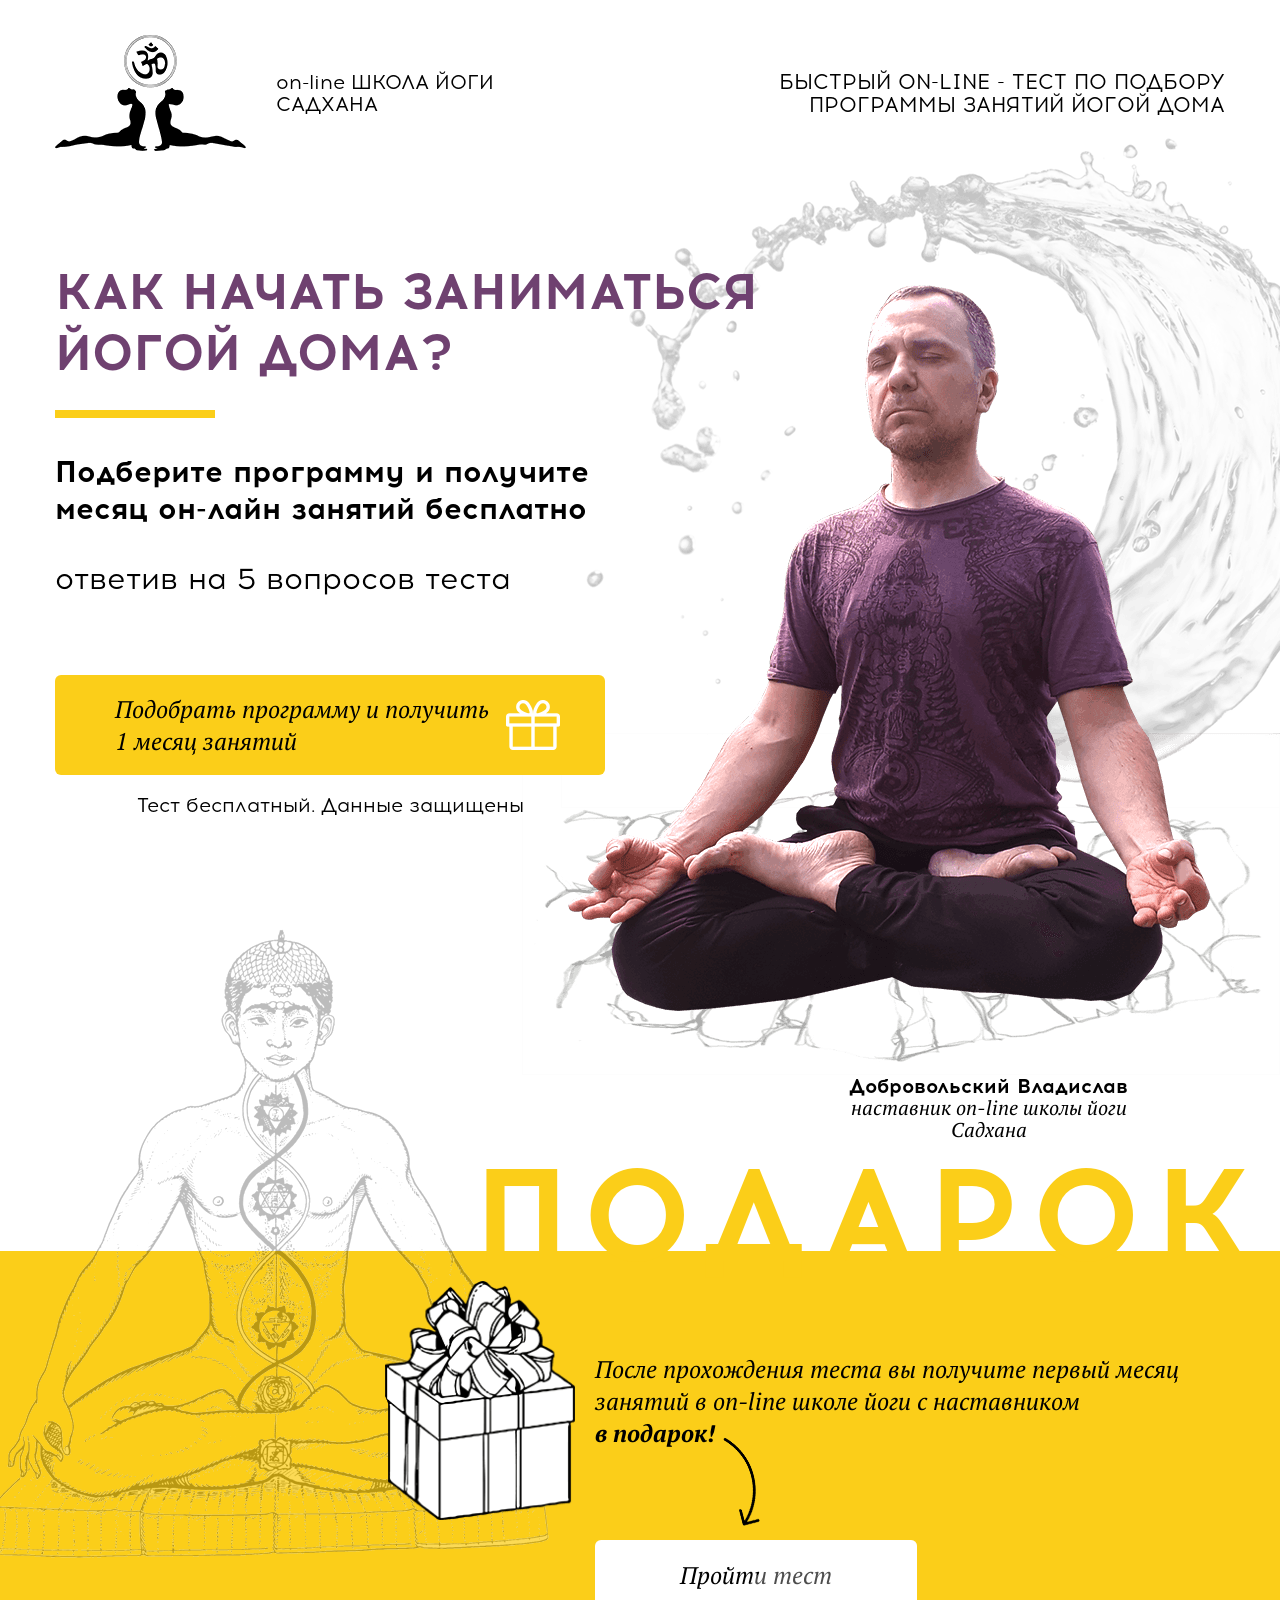
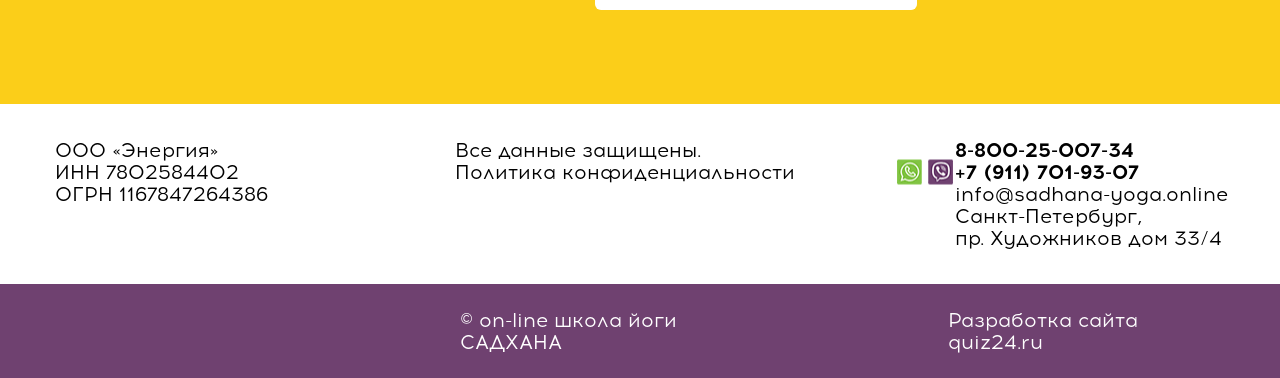
<file: app/index.html>
<!DOCTYPE html>
<html lang="ru">
<head>
	<title>on-line ШКОЛА ЙОГИ САДХАНА</title>

	<!-- Meta tags -->
	<meta charset="UTF-8">
	<meta http-equiv="X-UA-Compatible" content="IE=edge">
	<meta name="viewport" content="width=device-width, initial-scale=1.0">
	<meta name="description" content="">
	<meta name="keywords" content="">
	<meta name="author" content="Serhii 'winde' Kuptsov">

	<link rel="apple-touch-icon" sizes="180x180" href="img/favicon/apple-touch-icon.png">
	<link rel="icon" type="image/png" sizes="32x32" href="img/favicon/favicon-32x32.png">
	<link rel="icon" type="image/png" sizes="16x16" href="img/favicon/favicon-16x16.png">
	<link rel="manifest" href="img/favicon/site.webmanifest">
	<link rel="mask-icon" href="img/favicon/safari-pinned-tab.svg" color="#5bbad5">
	<meta name="msapplication-TileColor" content="#ffc40d">
	<meta name="theme-color" content="#ffffff">

	<!-- All libs styles -->
<!-- 	<link rel="stylesheet" href="css/libs.min.css"> -->
	<!-- Main file with styles -->
	<link rel="stylesheet" href="css/main.min.css">

	<!-- HTML5 shim and Respond.js for IE8 support of HTML5 elements and media queries -->
	<!-- WARNING: Respond.js doesn't work if you view the page via file:// -->
	<!--[if lt IE 9]>
	  <script src="https://oss.maxcdn.com/html5shiv/3.7.3/html5shiv.min.js"></script>
	  <script src="https://oss.maxcdn.com/respond/1.4.2/respond.min.js"></script>
	<![endif]-->
</head><body>
	
	<!-- CONTENT WRAPPER -->
	<div class="content__wrapper">

		<!-- Header -->
		<header class="header">
	<div class="container">
		<div class="row align-vertical-center align-horisontal-between">
			<!-- Logo -->
			<div class="logo">
				<img src="img/logo.png" alt="" class="logo__img">
				<span class="logo__text">on-line ШКОЛА ЙОГИ<br>САДХАНА</span>
			</div>
			<!-- //Logo -->

			<h1 class="title text-right">Быстрый on-line - Тест по подбору<br>программы занятий йогой дома</h1>
		</div>
	</div>
</header>
		<!-- //Header -->

		<!-- Main -->
		<main class="main">
			<!-- Section promo -->
			<section class="sect__promo">
				<h2 class="w3c">&nbsp;</h2>
				<div class="container">
					<div class="promo__block">
						<div class="promo__block--content">
							<h2 class="promo__title">Как начать заниматься<br>йогой дома?</h2>
							<p class="promo__subtitle">Подберите программу и получите<br>месяц он-лайн занятий бесплатно</p>
							<p class="promo__text">ответив на 5 вопросов теста</p>

							<div class="promo__btn--block">
								<a href="quiz.html" class="btn btn__accent btn__wide btn__with-ic ">
									<span class="btn__content">Подобрать программу и получить<br>1 месяц занятий</span>
								</a>

								<p class="promo__btn--text text-center">Тест бесплатный. Данные защищены</p>
							</div>
						</div>

						<div class="promo__img column align-vertical-center text-center">
							<img src="img/promo-img.png" alt="">
							<h3 class="author__name">Добровольский Владислав</h3>
							<p class="author__position">наставник on-line школы йоги<br>Садхана</p>
						</div>


					</div>
				</div>
				<!-- //container -->
			</section>
			<!-- //Section promo -->

			<!-- Section gift -->
			<section class="sect__gift">
				<h2 class="w3c">&nbsp;</h2>
				<div class="container">
					<div class="row align-horisontal-end gift__row">
						<div class="gift__decor">
							<img src="img/decor-img.png" alt="">
						</div>
						
						<div class="gift__block">
							<span class="gift">Подарок</span>

							

							<div class="row align-vertical-center align-horisontal-start row-nowrap">
								<div class="gift__img">
									<img src="img/gift.png" alt="">
								</div>
								<div class="gift__content">
									<p class="gift__text">После прохождения теста вы получите первый месяц занятий в on-line школе йоги с наставником<br><b>в подарок!</b></p>


								</div>
							</div>


							<div class="gift__btn--block">
								<a href="quiz.html" class="btn btn__light">Пройти тест</a>
							</div>


						</div>
					</div>
				</div>
				<!-- //container -->
			</section>
			<!-- //Section gift -->
		</main>
		<!-- //Main -->

		<!-- Footer -->
		<footer class="footer">
	<div class="footer__top">
		<div class="container">
			<div class="row align-horisontal-between row-gutters">
				<div class="col__4 col ">
					<p class="footer__text">ООО «Энергия»</p>
					<p class="footer__text">ИНН 7802584402</p>
					<p class="footer__text">ОГРН 1167847264386</p>
				</div>

				<div class="col__3  col ">
					<p class="footer__text">Все данные защищены.</p>
					<p class="footer__text"><a href="#" class="js-open-policy-popup-btn">Политика конфиденциальности</a></p>
				</div>

				<div class="col__4 col column align-vertical-start">
					<div class="footer__contacts">
						<div class="footer__contacts--phones column">
							<a href="tel:+88002500734" class="footer__contacts--phones-link">8-800-25-007-34</a>
							<p class="footer__contacts--phones-link_wrapper">

								<span class="footer__contacts--phones-link_messangers">
									<a href="whatsapp://send?phone=+79117019307" class="footer__contacts--phones-link_messanger footer__contacts--phones-link_whatsapp"></a>
									<a href="viber://chat?number=+79117019307" class="footer__contacts--phones-link_messanger footer__contacts--phones-link_viber"></a>
								</span>

								<a href="tel:+79117019307" class="footer__contacts--phones-link"><span>+7 (911) 701-93-07</span></a>
							</p>
							
							<p class="footer__text"><a href="mailto:info@sadhana-yoga.online">info@sadhana-yoga.online</a></p>
						</div>
						<p class="footer__text">Санкт-Петербург, <br>пр. Художников дом 33/4</p>
					</div>
					
					
				</div>
			</div>
		</div>
	</div>


	<div class="footer__bottom light-color">
		<div class="container">
			<div class="row align-horisontal-between">
				<div class="col__4 col"></div>
				<div class="col__3 col column  align-horisontal-start">
					<p class="copyright">&copy; on-line школа йоги<br>САДХАНА</p>
				</div>
				<div class="col__4 col">
					<p class="developer">Разработка сайта <a href="http://quiz24.ru/" target="_blank" class="developer">quiz24.ru</a></p>
				</div>
			</div>
		</div>
	</div>
</footer>
		<!-- //Footer -->

	</div>
	<!-- //CONTENT WRAPPER -->

	<!-- jQuery IF NEEDED-->
<script src="//code.jquery.com/jquery-2.2.4.min.js" integrity="sha256-BbhdlvQf/xTY9gja0Dq3HiwQF8LaCRTXxZKRutelT44=" crossorigin="anonymous"></script>
<!-- All libs scripts -->
	<script src="js/libs.min.js"></script>
<!-- Main file with scripts -->
<script src="js/common.min.js"></script>
</body>

</html>
</file>
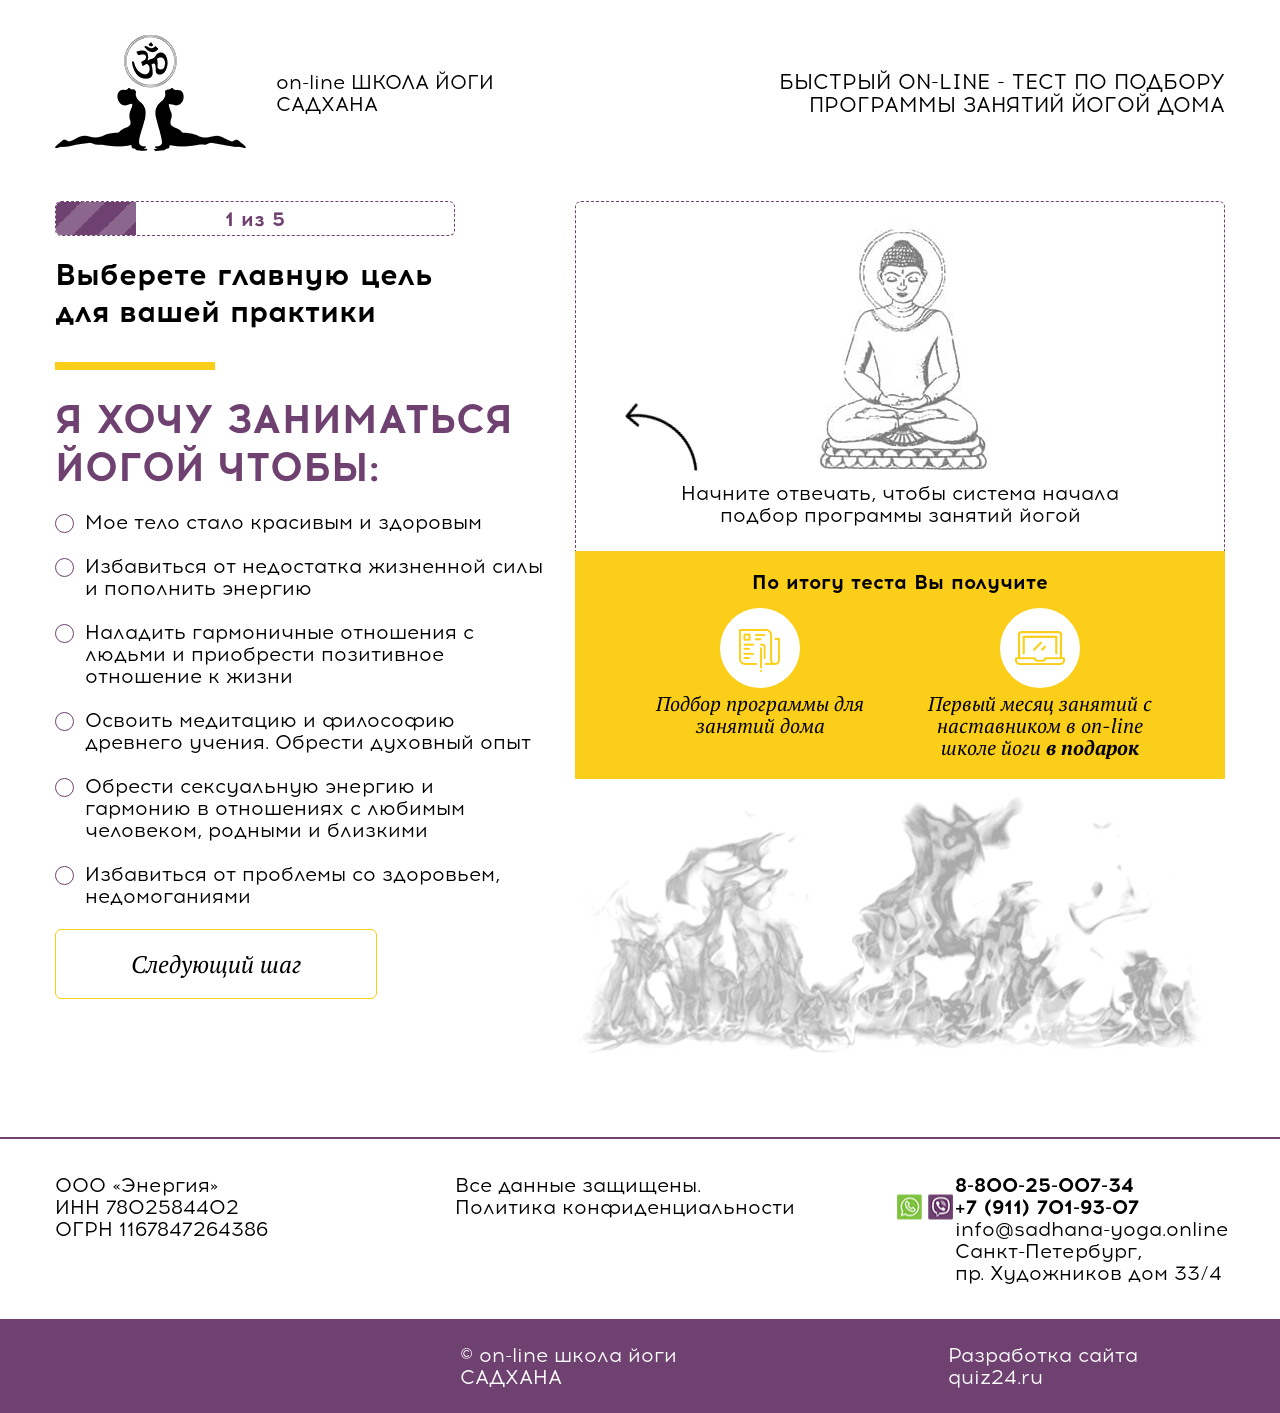
<file: app/quiz.html>
<!DOCTYPE html>
<html lang="ru">
<head>
	<title>on-line ШКОЛА ЙОГИ САДХАНА</title>

	<!-- Meta tags -->
	<meta charset="UTF-8">
	<meta http-equiv="X-UA-Compatible" content="IE=edge">
	<meta name="viewport" content="width=device-width, initial-scale=1.0">
	<meta name="description" content="">
	<meta name="keywords" content="">
	<meta name="author" content="Serhii 'winde' Kuptsov">

	<link rel="apple-touch-icon" sizes="180x180" href="img/favicon/apple-touch-icon.png">
	<link rel="icon" type="image/png" sizes="32x32" href="img/favicon/favicon-32x32.png">
	<link rel="icon" type="image/png" sizes="16x16" href="img/favicon/favicon-16x16.png">
	<link rel="manifest" href="img/favicon/site.webmanifest">
	<link rel="mask-icon" href="img/favicon/safari-pinned-tab.svg" color="#5bbad5">
	<meta name="msapplication-TileColor" content="#ffc40d">
	<meta name="theme-color" content="#ffffff">

	<!-- All libs styles -->
<!-- 	<link rel="stylesheet" href="css/libs.min.css"> -->
	<!-- Main file with styles -->
	<link rel="stylesheet" href="css/main.min.css">

	<!-- HTML5 shim and Respond.js for IE8 support of HTML5 elements and media queries -->
	<!-- WARNING: Respond.js doesn't work if you view the page via file:// -->
	<!--[if lt IE 9]>
	  <script src="https://oss.maxcdn.com/html5shiv/3.7.3/html5shiv.min.js"></script>
	  <script src="https://oss.maxcdn.com/respond/1.4.2/respond.min.js"></script>
	<![endif]-->
</head>
<body>
	
	<!-- CONTENT WRAPPER -->
	<div class="content__wrapper">

		<!-- Popup -->
<div class="popup js-popup">
	<div class="popup__overflow">
		<div class="popup__body text-center">
			<button class="btn__close js-close-popup-btn" type="button"></button>
			<!-- Popup content-->
			<div class="popup__content">
				<h2 class="popup__title text-center">Почему занятия с наставником эффективны<br>и помогают быстрее достичь лучших результатов?</h2>

				<div class="popup__content--blocks">
					<div class="popup__content--block">
						<div class="row align-vertical-center align-horisontal-between row-nowrap">
							<div class="content text-left">
								<p>В соответствии с древними йогическими шастрами главный принцип йоги - передача знаний от учителя к ученику. Прямой контакт и непосредственное общение</p>
								<p>Практика йоги - мощная технология воздействия на тело, ум и сознание человека. При правильной практике приходят результаты.Не верное освоение асан, делают практику бесполезной. </p>
								<p><b>Поэтому, ученики нашей школы записывают выполнение асан на видео и присылают своему наставнику.</b></p>
							</div>
							<div class="master__info text-center">
								<img src="img/master.png" alt="">
								<p class="master__description"><b>19 лет - опыт занятий йогой<br>наставника он-лайн школы</b><br>Владислава Добровольского </p>
							</div>

						</div>

						<div class="master__duty light-color">
							<p class="master__duty--subtitle">Наставник, смотрит видео практики ученика, корректирует<br>и отслеживает правильность по трём аспектам</p>

							<ol class="row align-horisontal-start">
								<li>на физическом уровне</li>
								<li>на ментальном уровне</li>
								<li>на энергетическом уровне</li>
							</ol>
						</div>
					</div>

					<div class="popup__content--block text-left">
						<p><span class="highlighted"><span>На физическом уровне</span></span> наставник контролирует расслабление и правильность выполнения асан.<br>При выполнении упражнений ученик может напрягать тело, не правильно завести руку или неверно поставить ногу. Например: в некоторых асанах нужно отвести ногу на 10 см. дальше или ближе, и упражнение уже выполнить легче и комфортнее.<br>Также наставник объясняет, как в достаточно сложной асане, приобрести и выполнить главный принцип йоги – расслабление.</p>
					</div>

					<div class="popup__content--block text-left">
						<p><span class="highlighted"><span>На ментальном уровне.</span></span><br>Если ученик путается в упражнении, наставник даст важные указания, как сосредоточить внимание на практике. Как не отвлекаться на посторонние мысли и быть осознанным при выполнении асан.</p>
					</div>

					<div class="popup__content--block text-left">
						<p><span class="highlighted"><span>На энергетическом уровне</span></span> ученик делится своим опытом и впечатлениями при выполнении асан, на индивидуальной on-line встрече. Наставник помогает разобраться с правильной визуализацией, проецированием и удержанием образов.</p>
					</div>
				</div>

				<div class="content text-left">
					<p>Йогическая практика в нашей школе содержит суть учений С.С.Сарасвати и представляет квинтессенцию йогических наук. Наставник, обладая достаточным опытом в практике йоги, имеет возможность индивидуально с каждым учеником скорректировать и отследить правильность практики ученика.</p>
					<p>Наставник ежедневно отслеживает практику ученика. Также в нашей школе предусмотрены индивидуальные on-line встречи наставника и ученика 2 раза в месяц.</p>
					<p>Благодаря консультациям, освоение фундаментальных асан с наставником даёт быстрые результаты. </p>
				</div>

				<div class="text-center">
					<a href="#" class="btn btn__accent  js-close-popup-btn">
						<span class="btn__content text-center">Закрыть</span>
					</a>
				</div>
			</div>
			<!-- //Popup content-->
		</div>
	</div>
</div>
<!-- //Popup -->
		<!-- Popup -->
<div class="popup js-popup-policy">
	<div class="popup__overflow">
		<div class="popup__body text-center">
			<button class="btn__close js-close-popup-btn" type="button"></button>
			<!-- Popup content-->
			<div class="popup__content">
				<h2 class="popup__title text-center">Политика конфиденциальности</h2>

				
				<div class="popup__content--block">
					<div class="content text-left">
						<p>Компания публикует настоящее предложение, являющееся публичным соглашением (офертой) в адрес юридических и физических лиц (далее – Соглашение), расположенное на сайте:  <a href="https://quiz.sadhana-yoga.online/" target="_blank">https://quiz.sadhana-yoga.online/</a> (далее – Сервис).</p>
						<h3>1. ПРЕДМЕТ СОГЛАШЕНИЯ </h3>
						<p>1.1. Предметом настоящего Соглашения является определение прав и обязанностей Сторон, возникающих вследствие использования Сервиса, в отношении Конфиденциальной Информации, раскрытой любой Стороной другой Стороне в связи с исполнением сторонами обязательств по предоставлению и использованию услуг Сервиса.</p>
						<p> 1.2. Сторона, передающая Конфиденциальную Информацию, является Раскрывающей Стороной. Сторона, принимающая Конфиденциальную информацию, является Получающей Стороной. </p>
						<p>1.3. Каждая из Сторон понимает и признает, что Конфиденциальная Информация была разработана или получена Сторонами путем вложения значительных усилий, и, что Конфиденциальная Информация - это ценное и уникальное достояние Сторон, которое обеспечивает их значимым конкурентным преимуществом. Каждая из Сторон соглашается применять все доступные меры по охране Конфиденциальной Информации другой Стороны, применяемые ей для охраны своей собственной Конфиденциальной Информации. </p>
						<h3>2. КОНФИДЕНЦИАЛЬНАЯ ИНФОРМАЦИЯ</h3> 
						<p>2.1. Для условий настоящего Соглашения Конфиденциальной Информацией является любая информация или материал, целенаправленно или случайно полученный Получающей стороной от Раскрывающей Стороны в письменном или электронном виде в ходе использования Сервиса.</p> 
						<p>2.2. К Конфиденциальной Информации, в том числе, относится: - любая техническая информация, в том числе обо всех выпущенных и не выпущенных Сторонами продуктах (исходный код, проектная документация, технические требования, цели, технические решения, алгоритмы, интерфейсы, и пр.); - любая информация о маркетинге и продвижении продуктов, о политике Сторон на рынке, о планах Сторон; - информация о Сторонах (обороты, объемы продаж, состояние склада, заключенные и незаключенные контракты, клиенты Сторон и пр.); - информация, содержащаяся в переписке сотрудников компаний Сторон во время действия настоящего Соглашения, вне зависимости от используемых сотрудниками адресов электронной почты; - информация, содержащаяся в переписке сотрудников компаний Сторон и их клиентов, осуществляется посредством Сервиса. </p>
						<p>2.3. Несмотря на любые другие положения, информация не рассматривается как Конфиденциальная и соответственно Получающая Сторона не подпадает под обязательство о конфиденциальности в отношении такой информации, если информация удовлетворяет одной из следующих характеристик: • информация представлена Получающей Стороне с письменным указанием на то, что она не является конфиденциальной; • информация получена законным путем от третьего лица не связанного, насколько известно Сторонам, обязательствами о конфиденциальности в отношении такой информации; • информация, самостоятельно полученная Стороной при осуществлении исследований, систематических наблюдений или иной деятельности; • информация и материалы, выпущенные в свет и доступные для всеобщего сведения, в том числе опубликованные в печати и/или размещенные в Интернете рекламно-информационные материалы и научные статьи; • информация, которая является или становится публично известной в результате неправильного, небрежного или намеренного действия Раскрывающей Стороны; • информация независимо разработана Получающей Стороной, при условии, что лицо или лица, разработавшие ее, не имели доступа к конфиденциальной или являющейся секретом фирмы информации; • информация является или становится известной неопределенному кругу лиц не по вине Сторон настоящего Соглашения; • информация находится в собственности Стороны (Сторон) и в отношении которой не имеется никаких обязательств по режиму конфиденциальности; • информация, которая в соответствии с действующим законодательством РФ, не может являться коммерческой, служебной или иной тайной.</p>


					</div>
				</div>

				

				<div class="text-center">
					<a href="#" class="btn btn__accent  js-close-popup-btn">
						<span class="btn__content text-center">Закрыть</span>
					</a>
				</div>
			</div>
			<!-- //Popup content-->
		</div>
	</div>
</div>
<!-- //Popup -->

		<!-- Header -->
		<header class="header">
	<div class="container">
		<div class="row align-vertical-center align-horisontal-between">
			<!-- Logo -->
			<div class="logo">
				<img src="img/logo.png" alt="" class="logo__img">
				<span class="logo__text">on-line ШКОЛА ЙОГИ<br>САДХАНА</span>
			</div>
			<!-- //Logo -->

			<h1 class="title text-right">Быстрый on-line - Тест по подбору<br>программы занятий йогой дома</h1>
		</div>
	</div>
</header>

		<!-- //Header -->

		<!-- Main -->
		<main class="main">
			<!-- Section Quiz -->
			<section class="sect__quiz">
				<h2 class="w3c">&nbsp;</h2>
				<!-- QUIZ wrapper-->
				<div class="quiz__wrapper js-quiz">
					<!-- Quiz -->
					<div class="quiz js-quiz">
						<form class="js-form form">
							<!-- Hidden inputs -->
							<input type="hidden" name="project_name" value="On-line школа йоги САДХАНА">
							<input type="hidden" name="form_subject" value="Квиз">
							<!-- // Hidden inputs -->

							<!-- Quiz body -->
							<div class="quiz__body js-quiz-body">
								<div class="container">
									<!-- Quiz steps -->
									<div class="quiz__steps">

										<!-- Step 1 -->
										<div class="quiz__step js-quiz-step">


											<div class="quiz__step--content">
												<!-- Answers -->
												<div class="quiz__step--answers-col">

													<div class="quiz__progress">
														<span class="quiz__progress--line js-quiz-progress-line" style="width: 20%"></span>
														<span class="quiz__progress--counter">1 из 5</span>
													</div>



													<h3 class="quiz__step--question">Выберете главную цель<br>для вашей практики</h3>

													<input type="hidden" name="Вопрос 1" value="Выберете главную цель для вашей практики">

													<h2 class="quiz__step--question-title">я хочу заниматься йогой чтобы:</h2>

													<div class="quiz__answers js-quiz-answers-first">

														<!-- Quiz answer -->
														<div class="quiz__answer--wrapper-block">
															<label class="quiz__answer--wrapper">
																<input type="radio" name="Цель практики" value="Мое тело стало красивым и здоровым" data-quiz-answer-id="1">
																<span class="quiz__answer quiz__answer--radio"><span>Мое тело стало красивым и здоровым</span></span>
															</label>
														</div>
														<!-- //Quiz answer -->

														<!-- Quiz answer -->
														<div class="quiz__answer--wrapper-block">
															<label class="quiz__answer--wrapper">
																<input type="radio" name="Цель практики" value="Избавиться от недостатка жизненной силы и пополнить энергию" data-quiz-answer-id="2">
																<span class="quiz__answer quiz__answer--radio"><span>Избавиться от недостатка жизненной силы и пополнить энергию</span></span>
															</label>
														</div>
														<!-- //Quiz answer -->

														<!-- Quiz answer -->
														<div class="quiz__answer--wrapper-block">
															<label class="quiz__answer--wrapper">
																<input type="radio" name="Цель практики" value="Наладить гармоничные отношения с людьми  и приобрести позитивное отношение к жизни" data-quiz-answer-id="3">
																<span class="quiz__answer quiz__answer--radio"><span>Наладить гармоничные отношения с людьми  и приобрести позитивное отношение к жизни</span></span>
															</label>
														</div>
														<!-- //Quiz answer -->

														<!-- Quiz answer -->
														<div class="quiz__answer--wrapper-block">
															<label class="quiz__answer--wrapper">
																<input type="radio" name="Цель практики" value="Освоить медитацию и философию древнего учения. Обрести духовный опыт" data-quiz-answer-id="4">
																<span class="quiz__answer quiz__answer--radio"><span>Освоить медитацию и философию древнего учения. Обрести духовный опыт</span></span>
															</label>
														</div>
														<!-- //Quiz answer -->

														<!-- Quiz answer -->
														<div class="quiz__answer--wrapper-block">
															<label class="quiz__answer--wrapper">
																<input type="radio" name="Цель практики" value="Обрести сексуальную энергию и  гармонию в отношениях с любимым человеком, родными и близкими" data-quiz-answer-id="5">
																<span class="quiz__answer quiz__answer--radio"><span>Обрести сексуальную энергию и  гармонию в отношениях с любимым человеком, родными и близкими</span></span>
															</label>
														</div>
														<!-- //Quiz answer -->

														<!-- Quiz answer -->
														<div class="quiz__answer--wrapper-block">
															<label class="quiz__answer--wrapper">
																<input type="radio" name="Цель практики" value="Избавиться от  проблемы со здоровьем, недомоганиями" data-quiz-answer-id="6">
																<span class="quiz__answer quiz__answer--radio"><span>Избавиться от  проблемы со здоровьем, недомоганиями</span></span>
															</label>
														</div>
														<!-- //Quiz answer -->

														

													</div>

													<!-- Quiz next step button -->
													<div class="quiz__controls text-left js-quiz-controls">
														<button class="quiz__btn  is-disabled" type="button" data-quiz-direction="next" disabled><span>Следующий шаг</span></button>
													</div>
												</div>
												<!-- //Answers -->

												<!-- Information -->
												<div class="quiz__step--info-col">

													<div class="quiz__step--info-content">

														<div class="quiz__step--info-content_start">
															<div class="quiz__step--info-content_start-block text-center">
																<img src="img/budda.jpg" alt="">
																<p>Начните отвечать, чтобы система начала<br>подбор программы занятий йогой </p>
															</div>
														</div>

														<div class="quiz__step--info-content_block bg">
															<div class="quiz__step--info-content_text">
																<p></p>
															</div>
														</div>
													</div>

													<div class="quiz__step--info-advantages">
														<h6 class="quiz__step--info-advantages_title">По итогу теста Вы получите</h6>

														<div class="row align-horisontal-center row-gutters">

															<div class="quiz__step--info-advantage">
																<span class="quiz__step--info-advantage_ic" style="background-image: url('img/icons/advantage-1.png');"></span>
																<p>Подбор программы для занятий дома</p>
															</div>

															<div class="quiz__step--info-advantage">
																<span class="quiz__step--info-advantage_ic" style="background-image: url('img/icons/advantage-2.png');"></span>
																<p>Первый месяц занятий с наставником в  on-line школе йоги <b>в подарок</b></p>
															</div>
														</div>
													</div>

													<div class="quiz__step--info-img_decor">
														<img src="img/quiz/decor/1.png" alt="">
													</div>

												</div>
												<!-- //Information -->
											</div>

										</div>
										<!-- //Step 1-->

										<!-- Step 2 -->
										<div class="quiz__step js-quiz-step">


											<div class="quiz__step--content">
												<!-- Answers -->
												<div class="quiz__step--answers-col">

													<div class="quiz__progress">
														<span class="quiz__progress--line js-quiz-progress-line" style="width: 40%"></span>
														<span class="quiz__progress--counter">2 из 5</span>
													</div>

													<input type="hidden" name="Вопрос 2" value="сколько вам лет?">

													<h2 class="quiz__step--question-title">сколько вам лет?</h2>

													<div class="quiz__answers js-quiz-answers-second">

														<!-- Quiz answer -->
														<div class="quiz__answer--wrapper-block">
															<label class="quiz__answer--wrapper">
																<input type="radio" name="Возраст" value="До 35 лет" data-quiz-answer-id="1">
																<span class="quiz__answer quiz__answer--radio"><span>До 35 лет</span></span>
															</label>
														</div>
														<!-- //Quiz answer -->

														<!-- Quiz answer -->
														<div class="quiz__answer--wrapper-block">
															<label class="quiz__answer--wrapper">
																<input type="radio" name="Возраст" value="36-55 лет" data-quiz-answer-id="2">
																<span class="quiz__answer quiz__answer--radio"><span>36-55 лет</span></span>
															</label>
														</div>
														<!-- //Quiz answer -->

														<!-- Quiz answer -->
														<div class="quiz__answer--wrapper-block">
															<label class="quiz__answer--wrapper">
																<input type="radio" name="Возраст" value="Более 55 лет" data-quiz-answer-id="3">
																<span class="quiz__answer quiz__answer--radio"><span>Более 55 лет</span></span>
															</label>
														</div>
														<!-- //Quiz answer -->

														
													</div>

													<!-- Quiz next step button -->
													<div class="quiz__controls text-left js-quiz-controls">
														<button class="quiz__btn  is-disabled" type="button" data-quiz-direction="next" disabled><span>Следующий шаг</span></button>
													</div>
												</div>
												<!-- //Answers -->

												<!-- Information -->
												<div class="quiz__step--info-col">
													<div class="quiz__step--info-content">



														<div class="quiz__step--info-content_block bg">
															<div class="quiz__step--info-content_text">
																<p></p>
															</div>
														</div>
													</div>

													<div class="quiz__step--info-advantages">
														<h6 class="quiz__step--info-advantages_title">По итогу теста Вы получите</h6>

														<div class="row align-horisontal-center row-gutters">

															<div class="quiz__step--info-advantage">
																<span class="quiz__step--info-advantage_ic" style="background-image: url('img/icons/advantage-1.png');"></span>
																<p>Подбор программы для занятий дома</p>
															</div>

															<div class="quiz__step--info-advantage">
																<span class="quiz__step--info-advantage_ic" style="background-image: url('img/icons/advantage-2.png');"></span>
																<p>Первый месяц занятий с наставником в  on-line школе йоги <b>в подарок</b></p>
															</div>
														</div>
													</div>

													<div class="quiz__step--info-img_decor">
														<img src="img/quiz/decor/2.png" alt="">
													</div>

												</div>
												<!-- //Information -->
											</div>

										</div>
										<!-- //Step 2-->

										<!-- Step 3 -->
										<div class="quiz__step js-quiz-step">


											<div class="quiz__step--content">
												<!-- Answers -->
												<div class="quiz__step--answers-col">

													<div class="quiz__progress">
														<span class="quiz__progress--line js-quiz-progress-line" style="width: 60%"></span>
														<span class="quiz__progress--counter quiz__progress--counter-light">3 из 5</span>
													</div>

													<input type="hidden" name="Вопрос 3" value="Вы занимались йогой раньше ?">

													<h2 class="quiz__step--question-title">Вы занимались йогой раньше ?</h2>

													<div class="quiz__answers">

														<!-- Quiz answer -->
														<div class="quiz__answer--wrapper-block">
															<label class="quiz__answer--wrapper">
																<input type="radio" name="Занятие йогой раньше" value="Нет. Никогда не пробовал(а)">
																<span class="quiz__answer quiz__answer--radio"><span>Нет. Никогда не пробовал(а)</span></span>
															</label>
														</div>
														<!-- //Quiz answer -->

														<!-- Quiz answer -->
														<div class="quiz__answer--wrapper-block">
															<label class="quiz__answer--wrapper">
																<input type="radio" name="Занятие йогой раньше" value="Есть небольшой опыт. Менее 1 года">
																<span class="quiz__answer quiz__answer--radio"><span>Есть небольшой опыт. Менее 1 года</span></span>
															</label>
														</div>
														<!-- //Quiz answer -->

														<!-- Quiz answer -->
														<div class="quiz__answer--wrapper-block">
															<label class="quiz__answer--wrapper">
																<input type="radio" name="Занятие йогой раньше" value="Занимаюсь  практикой. Опыт 1-3 года">
																<span class="quiz__answer quiz__answer--radio"><span>Занимаюсь  практикой. Опыт 1-3 года</span></span>
															</label>
														</div>
														<!-- //Quiz answer -->

														<!-- Quiz answer -->
														<div class="quiz__answer--wrapper-block">
															<label class="quiz__answer--wrapper">
																<input type="radio" name="Занятие йогой раньше" value="Постоянно практикуюсь. Опыт более 3-х лет">
																<span class="quiz__answer quiz__answer--radio"><span>Постоянно практикуюсь. Опыт более 3-х лет</span></span>
															</label>
														</div>
														<!-- //Quiz answer -->

														
													</div>

													<!-- Quiz next step button -->
													<div class="quiz__controls text-left js-quiz-controls">
														<button class="quiz__btn  is-disabled" type="button" data-quiz-direction="next" disabled><span>Следующий шаг</span></button>
													</div>
												</div>
												<!-- //Answers -->

												<!-- Information -->
												<div class="quiz__step--info-col">
													<div class="quiz__step--info-content">

														<div class="master__block">
															<div class="content__sm text-left master__content">
																<h3>Вы начинающий или уже практик?<br>Практиковать йогу нужно с наставником!</h3>
																<p>В соответствии с древними йогическими шастрами главный принцип йоги - передача знаний от учителя к ученику. Прямой контакт и непосредственное общение.</p>
																<p>Практика йоги - мощная технология воздействия на тело, ум и сознание человека. При правильной практике приходят результаты. Не верное освоение асан, делают практику бесполезной.</p>
																<p><b>Поэтому, ученики нашей школы записывают выполнение асан на видео и присылают своему наставнику.</b></p>
																<p>Наставник, смотрит видео практики ученика, корректирует и отслеживает правильность по трём аспектам:</p>

																<a href="#" class="link js-open-popup-btn"><span>читать далее</span></a>
															</div>

															<div class="master__info text-center">
																<img src="img/master.png" alt="">
																<p class="master__description"><b>19 лет - опыт занятий йогой<br>наставника он-лайн школы</b><br>Владислава Добровольского </p>
															</div>
														</div>

														
													</div>

													<div class="quiz__step--info-advantages">
														<h6 class="quiz__step--info-advantages_title">По итогу теста Вы получите</h6>

														<div class="row align-horisontal-center row-gutters">

															<div class="quiz__step--info-advantage">
																<span class="quiz__step--info-advantage_ic" style="background-image: url('img/icons/advantage-1.png');"></span>
																<p>Подбор программы для занятий дома</p>
															</div>

															<div class="quiz__step--info-advantage">
																<span class="quiz__step--info-advantage_ic" style="background-image: url('img/icons/advantage-2.png');"></span>
																<p>Первый месяц занятий с наставником в  on-line школе йоги <b>в подарок</b></p>
															</div>
														</div>
													</div>

													<div class="quiz__step--info-img_decor">
														<img src="img/quiz/decor/3.png" alt="">
													</div>

												</div>
												<!-- //Information -->
											</div>

										</div>
										<!-- //Step 3-->

										<!-- Step 4 -->
										<div class="quiz__step js-quiz-step">


											<div class="quiz__step--content">
												<!-- Answers -->
												<div class="quiz__step--answers-col">

													<div class="quiz__progress">
														<span class="quiz__progress--line js-quiz-progress-line" style="width: 80%"></span>
														<span class="quiz__progress--counter quiz__progress--counter-light">4 из 5</span>
													</div>

													<input type="hidden" name="Вопрос 4" value="от каких заболеваний/недомоганий вы хотите избавиться практикуя ЙОГу?">

													<h2 class="quiz__step--question-title">От каких заболеваний/недомоганий вы хотите избавиться практикуя ЙОГу?</h2>

													<div class="quiz__answers">

														<!-- Quiz answer -->
														<div class="quiz__answer--wrapper-block">
															<label class="quiz__answer--wrapper">
																<input type="radio" name="Проблемы со здоровьем" value="Я здоров">
																<span class="quiz__answer quiz__answer--radio"><span>Нет. Я полностью здоров</span></span>
															</label>
														</div>
														<!-- //Quiz answer -->

														<!-- Quiz answer -->
														<div class="quiz__answer--wrapper-block row align-horisontal-start align-vertical-start">
															<label class="quiz__answer--wrapper">
																<input type="radio" name="Проблемы со здоровьем" value="Своя причина">
																<span class="quiz__answer quiz__answer--radio quiz__answer--radio-transparent"><span></span></span>
															</label>
															<span class="quiz__textarea--wrapper">
																<textarea name="Проблемы со здоровьем (текст)" class="quiz__textarea js-quiz-textarea" placeholder="Напишите ваши травмы и заболевания от которых вы хотите избавиться. А также особые условия, например послеродовой период."></textarea>
															</span>	
														</div>
														<!-- //Quiz answer -->



														
													</div>

													<!-- Quiz next step button -->
													<div class="quiz__controls text-left js-quiz-controls">
														<button class="quiz__btn  is-disabled" type="button" data-quiz-direction="next" disabled><span>Следующий шаг</span></button>
													</div>
												</div>
												<!-- //Answers -->

												<!-- Information -->
												<div class="quiz__step--info-col">
													<div class="quiz__step--info-content no-gutters quiz__step--info-col_row">
														<div class="row align-vertical-stretch row-nowrap">
															<div class="content__sm text-left">
																<h3>Такого нет ни в одной он-лайн школе!</h3>
																<p><i>Как проходят занятия с наставником</i></p>
																<p>Благодаря своему опыту, наставник вносит корректировки в практику ученика при наличии ограничений или противопоказаний.</p>
																<p>Подбирает ту последовательность асан, которая будет наиболее эффективно способствовать его выздоровлению. Заменяет упражнения, которые ученик не может выполнить физически, на более простые.</p>
																<p>С наставником, ученики имеющие проблемы со здоровьем  осваивают практику безопасно и эффективно, поэтому в итоге получают хороший результат.</p>
																<p>Мы дарим вам пакет занятий йогой с наставником на 1 месяц. Пакет включает в себя подобранные для вас видео уроки и 2 индивидуальных on-line занятия.</p>
																<p>В течение месяца вы почувствуете всю силу практик разработанных мастером йоги С.С.Сарасвати - основателя Бихарской школы йоги.</p>
															</div>

															<div class="content__img bg" style="background-image: url('img/girl.png');"></div>
														</div>
													</div>
													<div class="quiz__step--info-advantages">
														<h6 class="quiz__step--info-advantages_title">По итогу теста Вы получите</h6>

														<div class="row align-horisontal-center row-gutters">

															<div class="quiz__step--info-advantage">
																<span class="quiz__step--info-advantage_ic" style="background-image: url('img/icons/advantage-1.png');"></span>
																<p>Подбор программы для занятий дома</p>
															</div>

															<div class="quiz__step--info-advantage">
																<span class="quiz__step--info-advantage_ic" style="background-image: url('img/icons/advantage-2.png');"></span>
																<p>Первый месяц занятий с наставником в  on-line школе йоги <b>в подарок</b></p>
															</div>
														</div>
													</div>

													<div class="quiz__step--info-img_decor">
														<img src="img/quiz/decor/4.png" alt="">
													</div>

												</div>
												<!-- //Information -->
											</div>

										</div>
										<!-- //Step 4-->


									</div>
									<!-- //Quiz steps -->
								</div>
								<!-- //container -->
							</div>
							<!-- // Quiz body-->

							<!-- Quiz final wrapper-->
							<div class="quiz__final--wrapper js-quiz-result">
								<!-- Final -->
								<div class="quiz__final js-quiz-final">
									<div class="container">

										<div class="quiz__final--content">
											<div class="quiz__final--content-block">
												<div class="quiz__progress">
													<span class="quiz__progress--line js-quiz-progress-line" style="width: 97%"></span>
													<span class="quiz__progress--counter quiz__progress--counter-light">5 из 5</span>
												</div>

												<div class="quiz__final--title-block">
													<h2 class="quiz__final--title">Ваша программа<br>сформирована</h2>

													<p class="quiz__final--text">Программа по Вашим параметрам сформирована</p>
												</div>

												<div class="quiz__final--methods">
													<p>Куда Вам удобно получить программу занятий йогой и ссылку на видео запись первого урока?</p>

													<div class="row row-nowrap align-horisontal-center quiz__methods--row">
														<label class="quiz__method--label">
															<span class="quiz__method--ic quiz__method--ic-whatsapp" style="background-image: url('img/icons/svg/whatsapp.svg');"></span>
															<span class="quiz__method--label-text">WhatsApp</span>
															<input type="radio" name="Способ связи" value="whatsapp" data-quiz-method="messanger">
															<span class="quiz__method"></span>
														</label>

														<label class="quiz__method--label">
															<span class="quiz__method--ic quiz__method--ic-viber" style="background-image: url('img/icons/svg/viber.svg');"></span>
															<span class="quiz__method--label-text">Viber</span>
															<input type="radio" name="Способ связи" value="viber" data-quiz-method="messanger">
															<span class="quiz__method"></span>
														</label>

														<label class="quiz__method--label">
															<span class="quiz__method--ic quiz__method--ic-telegram" style="background-image: url('img/icons/svg/telegram.svg');"></span>
															<span class="quiz__method--label-text">Telegram</span>
															<input type="radio" name="Способ связи" value="telegram" data-quiz-method="messanger">
															<span class="quiz__method"></span>
														</label>

														<label class="quiz__method--label">
															<span class="quiz__method--ic quiz__method--ic-email" style="background-image: url('img/icons/svg/email.svg');"></span>
															<span class="quiz__method--label-text">Email</span>
															<input type="radio" name="Способ связи" value="email" data-quiz-method="email">
															<span class="quiz__method"></span>
														</label>
													</div>

													<div class="quiz__final--inputs js-quiz-inputs-socials">
														<div class="quiz__final--inputs-hidden">
															<div class="quiz__input--wrapper">
																<input type="email" name="Email" class="quiz__input js-input" placeholder="Введите Вашу почту">
																<span class="quiz__input--error">Заполните поле</span>
															</div>
															<div class="quiz__input--wrapper">
																<p class="quiz__input--label">За Вашим номером будет забронирован подарочный месяц занятий с наставником</p>
															</div>
														</div>
														<div class="quiz__input--wrapper">
															<input type="text" name="phone" class="quiz__input js-input-phone js-input" placeholder="_ (___) ___-__-__">
															<span class="quiz__input--error">Заполните поле</span>
														</div>
														<div class="quiz__input--wrapper">
															<button class="btn__wide btn__submit btn__accent" type="submit">
																<span class="btn__content">Получить программу занятий и видео запись первого урока</span>
															</button>
														</div>

														<div class="quiz__input--wrapper">
															<label class="quiz__checkbox--label">
																<input type="checkbox" name="Согласие на обработку персональных данных" checked>
																<span class="quiz__checkbox">Даю согласие на обработку персональных данных и соглашаюсь с политикой конфиденциальности</span>
															</label>
														</div>
													</div>

												

													<div class="quiz__final--methods-img">
														<img src="img/budda-accent.png" alt="">
													</div>
												</div>
											</div>

											<div class="quiz__final--img">
												<img src="img/final-img-1.png" alt="">
												<h3 class="author__name">Добровольский Владислав</h3>
												<p class="author__position">наставник on-line школы йоги<br>Садхана</p>
											</div>

										</div>


									</div>
									<!-- //container -->
								</div>
								<!-- //Final -->

								<!-- Success -->
								<div class="quiz__success js-quiz-success">
									<div class="container">

										<div class="quiz__final--content">


											<div class="quiz__final--content-block quiz__final--content-block-wide">
												<div class="quiz__progress">
													<span class="quiz__progress--line js-quiz-progress-line" style="width: 100%"></span>
													<span class="quiz__progress--counter quiz__progress--counter-light">5 из 5</span>
												</div>
												<div class="quiz__final--title-block">
													<h2 class="quiz__final--title">Система сформировала<br>результат Вашей программы<br>занятий йогой!</h2>
													<p class="quiz__final--subtitle">В ближайшее время мы отправим<br>программу занятий и первый урок<br>на указанный вами адрес.</p>

												</div>
											</div>

											<div class="quiz__final--img quiz__success--img">
												<img src="img/god.png" alt="">
											</div>

										</div>

										<div class="quiz__contacts  text-left">
											<div class="row row-gutters row-nowrap align-horisontal-between">
												<div class="col__2">
													<p>Переходите на наш сайт и узнайте подробнее о школе</p>
													<a href="https://sadhana-yoga.online/" target="_blank">https://sadhana-yoga.online/</a>
												</div>
												<div class="col__2">
													<p>Подписыватесь на наши соц. сети, чтобы быть в курсе последних новостей</p>

													<ul class="socials">
														<li class="socials__item"><a href="https://www.instagram.com/sadhanayogaonline" target="_blank" class="socials__link" style="background-image: url('img/icons/svg/socials/instagram.svg');"></a></li>
														<li class="socials__item"><a href="https://www.facebook.com/sadhanayogaonline" target="_blank" class="socials__link" style="background-image: url('img/icons/svg/socials/facebook.svg');"></a></li>
														<li class="socials__item"><a href="https://vk.com/sadhanayogaonline" target="_blank" class="socials__link" style="background-image: url('img/icons/svg/socials/vk.svg');"></a></li>
													</ul>
												</div>
											</div>
										</div>
									</div>
									<!-- //container -->
								</div>
								<!-- //Success -->
							</div>
							<!-- //Quiz final wrapper-->

						</form>
					</div>
					<!-- //Quiz -->
				</div>
				<!-- //QUIZ wrapper-->
			</section>
			<!-- // Section Quiz -->
		</main>
		<!-- //Main -->

		<!-- Footer -->
		<footer class="footer">
	<div class="footer__top">
		<div class="container">
			<div class="row align-horisontal-between row-gutters">
				<div class="col__4 col ">
					<p class="footer__text">ООО «Энергия»</p>
					<p class="footer__text">ИНН 7802584402</p>
					<p class="footer__text">ОГРН 1167847264386</p>
				</div>

				<div class="col__3  col ">
					<p class="footer__text">Все данные защищены.</p>
					<p class="footer__text"><a href="#" class="js-open-policy-popup-btn">Политика конфиденциальности</a></p>
				</div>

				<div class="col__4 col column align-vertical-start">
					<div class="footer__contacts">
						<div class="footer__contacts--phones column">
							<a href="tel:+88002500734" class="footer__contacts--phones-link">8-800-25-007-34</a>
							<p class="footer__contacts--phones-link_wrapper">

								<span class="footer__contacts--phones-link_messangers">
									<a href="whatsapp://send?phone=+79117019307" class="footer__contacts--phones-link_messanger footer__contacts--phones-link_whatsapp"></a>
									<a href="viber://chat?number=+79117019307" class="footer__contacts--phones-link_messanger footer__contacts--phones-link_viber"></a>
								</span>

								<a href="tel:+79117019307" class="footer__contacts--phones-link"><span>+7 (911) 701-93-07</span></a>
							</p>
							
							<p class="footer__text"><a href="mailto:info@sadhana-yoga.online">info@sadhana-yoga.online</a></p>
						</div>
						<p class="footer__text">Санкт-Петербург, <br>пр. Художников дом 33/4</p>
					</div>
					
					
				</div>
			</div>
		</div>
	</div>


	<div class="footer__bottom light-color">
		<div class="container">
			<div class="row align-horisontal-between">
				<div class="col__4 col"></div>
				<div class="col__3 col column  align-horisontal-start">
					<p class="copyright">&copy; on-line школа йоги<br>САДХАНА</p>
				</div>
				<div class="col__4 col">
					<p class="developer">Разработка сайта <a href="http://quiz24.ru/" target="_blank" class="developer">quiz24.ru</a></p>
				</div>
			</div>
		</div>
	</div>
</footer>

		<!-- //Footer -->

	</div>
	<!-- //CONTENT WRAPPER -->

	<!-- jQuery IF NEEDED-->
<script src="//code.jquery.com/jquery-2.2.4.min.js" integrity="sha256-BbhdlvQf/xTY9gja0Dq3HiwQF8LaCRTXxZKRutelT44=" crossorigin="anonymous"></script>
<!-- All libs scripts -->
	<script src="js/libs.min.js"></script>
<!-- Main file with scripts -->
<script src="js/common.min.js"></script>

</body>

</html>
</file>
<file: app/css/main.min.css>
.popup__overflow,html{-webkit-box-sizing:border-box;-moz-box-sizing:border-box}input,select,textarea{-webkit-transition:all .17s ease-in-out;-o-transition:all .17s ease-in-out}a,a:hover{text-decoration:none}button,input,textarea{border:none;background:0 0}.btn,.quiz__btn{-webkit-backface-visibility:hidden;overflow:hidden}.quiz__answer--wrapper,.quiz__checkbox--label,.quiz__method--label,button,select{cursor:pointer}.btn,.btn__submit,.content__wrapper,.quiz__btn,.quiz__progress,.quiz__progress--line,.quiz__step--info-content,html.is-fixed{overflow:hidden}.column,.quiz__method--label,.quiz__step--info-advantage{-webkit-box-orient:vertical;-webkit-box-direction:normal}a,abbr,acronym,address,applet,article,aside,audio,b,big,blockquote,body,canvas,caption,center,cite,code,dd,del,details,dfn,div,dl,dt,em,embed,fieldset,figcaption,figure,footer,form,h1,h2,h3,h4,h5,h6,header,hgroup,html,i,iframe,img,ins,kbd,label,legend,li,mark,menu,nav,object,ol,output,p,pre,q,ruby,s,samp,section,small,span,strike,strong,sub,summary,sup,table,tbody,td,tfoot,th,thead,time,tr,tt,u,ul,var,video{margin:0;padding:0;border:0;font:inherit;vertical-align:baseline}.col__1,.col__2,.col__3,.col__4,.col__5,.col__6,.container{padding:0 15px}article,aside,details,figcaption,figure,footer,header,hgroup,menu,nav,section{display:block}ol,ul{list-style:none}blockquote,q{quotes:none}blockquote:after,blockquote:before,q:after,q:before{content:'';content:none}table{border-collapse:collapse;border-spacing:0}.container{margin:0 auto;width:100%;max-width:1200px}.row{display:-webkit-box;display:-webkit-flex;display:-ms-flexbox;display:flex;-webkit-flex-wrap:wrap;-ms-flex-wrap:wrap;flex-wrap:wrap}.row-nowrap{-webkit-flex-wrap:nowrap;-ms-flex-wrap:nowrap;flex-wrap:nowrap}.row-gutters{margin-left:-15px;margin-right:-15px}.column{display:-webkit-box;display:-webkit-flex;display:-ms-flexbox;display:flex;-webkit-flex-direction:column;-ms-flex-direction:column;flex-direction:column}.align-horisontal-start{-webkit-box-pack:start;-webkit-justify-content:flex-start;-ms-flex-pack:start;justify-content:flex-start}.align-horisontal-center{-webkit-box-pack:center;-webkit-justify-content:center;-ms-flex-pack:center;justify-content:center}.align-horisontal-end{-webkit-box-pack:end;-webkit-justify-content:flex-end;-ms-flex-pack:end;justify-content:flex-end}.align-horisontal-between{-webkit-box-pack:justify;-webkit-justify-content:space-between;-ms-flex-pack:justify;justify-content:space-between}.align-vertical-start{-webkit-box-align:start;-webkit-align-items:flex-start;-ms-flex-align:start;align-items:flex-start}.align-vertical-center{-webkit-box-align:center;-webkit-align-items:center;-ms-flex-align:center;align-items:center}.align-vertical-end{-webkit-box-align:end;-webkit-align-items:flex-end;-ms-flex-align:end;align-items:flex-end}.align-vertical-baseline{-webkit-box-align:baseline;-webkit-align-items:baseline;-ms-flex-align:baseline;align-items:baseline}.align-stretch{-webkit-box-align:stretch;-webkit-align-items:stretch;-ms-flex-align:stretch;align-items:stretch}.col__6{width:16.666666%;width:-webkit-calc(100% / 6);width:calc(100% / 6)}.col__5{width:20%}.col__4{width:25%}.col__3{width:33.3333%;width:-webkit-calc(100% / 3);width:calc(100% / 3)}.col__2{width:50%}.col__1{width:100%}*,h1,h2,h3,h4,h5,h6,li,ul{margin:0;padding:0}@font-face{font-family:Acrom-regular;src:url(../fonts/Acrom-regular/acrom400.eot);src:url(../fonts/Acrom-regular/acrom400.eot?#iefix) format('embedded-opentype'),url(../fonts/Acrom-regular/acrom400.woff) format('woff'),url(../fonts/Acrom-regular/acrom400.ttf) format('truetype'),url(../fonts/Acrom-regular/acrom400.svg#Acrom-regular) format('svg');font-weight:400;font-style:normal}@font-face{font-family:Acrom-bold;src:url(../fonts/Acrom-bold/acrom800.eot);src:url(../fonts/Acrom-bold/acrom800.eot?#iefix) format('embedded-opentype'),url(../fonts/Acrom-bold/acrom800.woff) format('woff'),url(../fonts/Acrom-bold/acrom800.ttf) format('truetype'),url(../fonts/Acrom-bold/acrom800.svg#Acrom-bold) format('svg');font-weight:400;font-style:normal}@font-face{font-family:PTSerif-BoldItalic;src:url(../fonts/PTSerif-BoldItalic/PTSerif-BoldItalic.eot);src:url(../fonts/PTSerif-BoldItalic/PTSerif-BoldItalic.eot?#iefix) format('embedded-opentype'),url(../fonts/PTSerif-BoldItalic/PTSerif-BoldItalic.woff) format('woff'),url(../fonts/PTSerif-BoldItalic/PTSerif-BoldItalic.ttf) format('truetype'),url(../fonts/PTSerif-BoldItalic/PTSerif-BoldItalic.svg#PTSerif-BoldItalic) format('svg');font-weight:400;font-style:normal}@font-face{font-family:PTSerif-Italic;src:url(../fonts/PTSerif-Italic/PTSerif-Italic.eot);src:url(../fonts/PTSerif-Italic/PTSerif-Italic.eot?#iefix) format('embedded-opentype'),url(../fonts/PTSerif-Italic/PTSerif-Italic.woff) format('woff'),url(../fonts/PTSerif-Italic/PTSerif-Italic.ttf) format('truetype'),url(../fonts/PTSerif-Italic/PTSerif-Italic.svg#PTSerif-Italic) format('svg');font-weight:400;font-style:normal}@media screen and (-webkit-min-device-pixel-ratio:0){@font-face{font-family:Acrom-regular;src:url(../fonts/Acrom-regular/acrom400.svg#Acrom-regular) format('svg')}@font-face{font-family:Acrom-bold;src:url(../fonts/Acrom-bold/acrom800.svg#Acrom-bold) format('svg')}@font-face{font-family:PTSerif-BoldItalic;src:url(../fonts/PTSerif-BoldItalic/PTSerif-BoldItalic.svg#PTSerif-BoldItalic) format('svg')}@font-face{font-family:PTSerif-Italic;src:url(../fonts/PTSerif-Italic/PTSerif-Italic.svg#PTSerif-Italic) format('svg')}}html{-webkit-text-size-adjust:none;text-size-adjust:none;box-sizing:border-box}*,:after,:before{-webkit-box-sizing:inherit;-moz-box-sizing:inherit;box-sizing:inherit}body{font:20px Acrom-regular,Arial,sans-serif;line-height:1.1;overflow-x:hidden;min-width:320px;height:100%;opacity:1;position:relative;color:#000;background-color:#fff}input,textarea{outline:0;-webkit-box-shadow:none;box-shadow:none;transition:all .17s ease-in-out}button:focus,input:focus,select:focus,textarea:focus{outline:0}textarea{resize:vertical;width:100%}select{appearance:none;-webkit-appearance:none;-moz-appearance:none;transition:all .17s ease-in-out}a,button{outline:0;-webkit-transition:all .17s ease-in-out;-o-transition:all .17s ease-in-out}a{transition:all .17s ease-in-out}button{-webkit-box-shadow:none;box-shadow:none;transition:all .17s ease-in-out}.btn,.btn__accent{border-radius:6px}.bg,.bg-with-overlay{background-repeat:no-repeat;background-position:50% 50%}img{max-width:100%;height:auto}b,strong{font-family:PTSerif-BoldItalic,Arial,sans-serif}.disable-hover,.disable-hover *{pointer-events:none!important}.clearfix:after,.clearfix:before{content:" ";display:table}.bg-with-overlay:before,.quiz__answer:after,.quiz__answer:before,.quiz__progress--line:after,.quiz__step--info-content_start p:before,.quiz__step--info-content_text p:before,.quiz__step--question:before{content:''}.clearfix:after{clear:both}.gutters{padding:90px 0}.gutter__bottom,.gutter__top{padding-top:90px}.w3c{visibility:hidden;display:none}.content__wrapper{width:100%;height:100%}.sect__title{font:2em $Bold;margin-bottom:40px}.text-center{text-align:center}.text-left{text-align:left}.text-right{text-align:right}.light-color{color:#fff}.dark-color{color:#000}.accent-color{color:#fbce19}.content-img{display:block;margin:0 auto;max-width:100%;max-height:100%;width:auto;height:auto}.bg{-webkit-background-size:cover;background-size:cover}.bg-with-overlay{position:relative;-webkit-background-size:cover;background-size:cover}.bg-with-overlay:before{display:inline-block;position:absolute;top:0;left:0;width:100%;height:100%;background-color:rgba(0,0,0,.8)}.bg-with-overlay .container{position:relative;z-index:2}.dark-bg{background-color:#090909}.content{font-size:1em}.content b,.content strong{font-family:Acrom-bold,Arial,sans-serif}.content i{font-family:PTSerif-Italic,Arial,sans-serif}.content p{margin-bottom:45px}.content p:last-child{margin-bottom:0}.content h3{font-family:Acrom-bold,Arial,sans-serif;margin-bottom:20px}.content__sm{font-size:12px}.content__sm h3{color:#6f4170;font:1.666666666666667em Acrom-bold,Arial,sans-serif;margin-bottom:12px}.btn,.logo{color:#000}.content__sm p{margin-bottom:25px;font-size:1.166666666666667em}.content__sm p:last-child{margin-bottom:0}.content__sm b,.content__sm strong{font-family:Acrom-bold,Arial,sans-serif}.content__sm i{font-family:PTSerif-Italic,Arial,sans-serif}.content__img{width:260px}.no-gutters{padding:0!important}.btn{display:inline-block;line-height:1;-webkit-transition:all .17s ease-in-out;-o-transition:all .17s ease-in-out;transition:all .17s ease-in-out;backface-visibility:hidden;max-width:550px;position:relative}.btn__accent{background-color:#fbce19;-webkit-animation:pulse 1s cubic-bezier(0,.04,.46,1.34) infinite;-o-animation:pulse 1s cubic-bezier(0,.04,.46,1.34) infinite;animation:pulse 1s cubic-bezier(0,.04,.46,1.34) infinite}.btn__content{display:block;text-align:left;font:24px PTSerif-Italic,Arial,sans-serif;padding:18px 60px}.btn__light,.quiz__btn{font:1.2em PTSerif-Italic,Arial,sans-serif}.btn__with-ic .btn__content{padding-right:100px;background:url(../img/icons/gift-ic.png) right 45px center/54px 50px no-repeat}.btn__wide{width:100%}.btn__light{background-color:#fff;color:#000;padding:19px 85px;-webkit-animation:pulse 1s cubic-bezier(0,.04,.46,1.34) infinite;-o-animation:pulse 1s cubic-bezier(0,.04,.46,1.34) infinite;animation:pulse 1s cubic-bezier(0,.04,.46,1.34) infinite}.btn__close{display:inline-block;width:23px;height:23px;position:absolute;top:20px;right:20px;background:url(../img/icons/svg/close-ic.svg) 50% 50%/23px 23px no-repeat}.btn__submit{position:relative}.btn__submit .btn__content{font-size:20px;padding-left:80px;padding-right:10px;background:url(../img/icons/svg/download.svg) left 20px center/45px 60px no-repeat}.animate1{-webkit-animation:ripple .5s linear;-o-animation:ripple .5s linear;animation:ripple .5s linear}.anim-btn1{display:block;position:absolute;background-color:rgba(255,255,255,.3);border-radius:100%;-webkit-transform:scale(0);-ms-transform:scale(0);-o-transform:scale(0);transform:scale(0)}.quiz__header--row,.quiz__progress{position:relative}@-webkit-keyframes ripple{100%{opacity:0;-webkit-transform:scale(3);transform:scale(3)}}@-o-keyframes ripple{100%{opacity:0;-o-transform:scale(3);transform:scale(3)}}@keyframes ripple{100%{opacity:0;-webkit-transform:scale(3);-o-transform:scale(3);transform:scale(3)}}.socials__item{display:inline-block;margin-right:30px}.socials__link{display:block;width:55px;height:55px;background-position:50% 50%;background-repeat:no-repeat;-webkit-background-size:55px 55px;background-size:55px 55px}.socials__link:hover{opacity:.7}.logo{display:-webkit-box;display:-webkit-flex;display:-ms-flexbox;display:flex;-webkit-box-align:center;-webkit-align-items:center;-ms-flex-align:center;align-items:center;-webkit-box-pack:start;-webkit-justify-content:flex-start;-ms-flex-pack:start;justify-content:flex-start;font-size:20px}.logo__img{display:block;max-width:195px;margin-right:30px;-webkit-transition:opacity .17s ease-in-out;-o-transition:opacity .17s ease-in-out;transition:opacity .17s ease-in-out}.quiz__header{margin-bottom:30px}.quiz__body{padding:50px 0;min-height:740px;border-bottom:2px solid #6f4170}.quiz__progress{margin-bottom:20px;width:100%;border-radius:6px;border:1px dashed #6f4170;background-color:#fff;height:35px;max-width:400px}.quiz__progress--line{display:block;position:absolute;height:100%;left:0;-webkit-background-size:10px 100%;background-size:10px 100%;background-color:#6f4170;background-image:-webkit-gradient(linear,left top,left bottom,color-stop(bottom,center),color-stop(37%,#6f4170),color-stop(69%,#6f4170));background-image:-webkit-linear-gradient(center bottom,#6f4170 37%,#6f4170 69%);background-image:-o-linear-gradient(center bottom,#6f4170 37%,#6f4170 69%);background-image:linear-gradient(center bottom,#6f4170 37%,#6f4170 69%);-webkit-transition:width .3s ease-in-out;-o-transition:width .3s ease-in-out;transition:width .3s ease-in-out}.quiz__progress--line:after{display:inline-block;position:absolute;overflow:hidden;top:0;left:0;bottom:0;right:0;background-image:-webkit-linear-gradient(135deg,rgba(255,255,255,.2) 25%,transparent 25%,transparent 50%,rgba(255,255,255,.2) 50%,rgba(255,255,255,.2) 75%,transparent 75%,transparent);background-image:-o-linear-gradient(135deg,rgba(255,255,255,.2) 25%,transparent 25%,transparent 50%,rgba(255,255,255,.2) 50%,rgba(255,255,255,.2) 75%,transparent 75%,transparent);background-image:linear-gradient(-45deg,rgba(255,255,255,.2) 25%,transparent 25%,transparent 50%,rgba(255,255,255,.2) 50%,rgba(255,255,255,.2) 75%,transparent 75%,transparent);z-index:1;-webkit-background-size:50px 50px;background-size:50px 50px;-webkit-animation:move 2s linear infinite;-o-animation:move 2s linear infinite;animation:move 2s linear infinite}.quiz__progress--counter{position:absolute;top:50%;left:50%;-webkit-transform:translate(-50%,-50%);-ms-transform:translate(-50%,-50%);-o-transform:translate(-50%,-50%);transform:translate(-50%,-50%);z-index:5;color:#6f4170;font-family:Acrom-bold,Arial,sans-serif}.quiz__progress--counter-light{color:#fff}.quiz__step{display:none}.quiz__step:first-child{display:block}.quiz__step--content{display:-webkit-box;display:-webkit-flex;display:-ms-flexbox;display:flex;-webkit-box-align:start;-webkit-align-items:flex-start;-ms-flex-align:start;align-items:flex-start;-webkit-box-pack:justify;-webkit-justify-content:space-between;-ms-flex-pack:justify;justify-content:space-between}.quiz__step--question{font:1.5em Acrom-bold,Arial,sans-serif;padding-bottom:40px;margin-bottom:25px;position:relative}.quiz__step--question:before{display:inline-block;position:absolute;left:0;bottom:0;width:160px;height:8px;background-color:#fbce19}.quiz__step--question-title{text-transform:uppercase;color:#6f4170;font:2em Acrom-bold,Arial,sans-serif;margin-bottom:20px}.quiz__step--subtitle{font-size:20px}.quiz__step--answers-col{width:520px;padding-right:30px;text-align:left}.quiz__step--info-col{-webkit-box-flex:1;-webkit-flex:1;-ms-flex:1;flex:1}.quiz__step--info-col_row .content__sm{padding:20px}.quiz__step--info-col_row .content__img{-webkit-box-flex:0;-webkit-flex:none;-ms-flex:none;flex:none}.quiz__step--info-content{min-height:350px;position:relative;border:1px dashed #6f4170;border-top-left-radius:6px;border-top-right-radius:6px;border-bottom:none;padding:20px}.quiz__step--info-content_start-block.is-hidden{opacity:0}.quiz__step--info-content_start img{display:block;margin:0 auto}.quiz__step--info-content_start p{position:relative;display:inline-block}.quiz__step--info-content_start p:before{display:inline-block;position:absolute;left:-35px;top:-90px;width:37px;height:89px;background:url(../img/arrow.png) 50% 50%/37px 89px no-repeat;-webkit-transform:scaleX(-1) rotate(-115deg);-ms-transform:scaleX(-1) rotate(-115deg);-o-transform:scaleX(-1) rotate(-115deg);transform:scaleX(-1) rotate(-115deg)}.quiz__step--info-content_block{position:absolute;top:0;left:0;width:100%;height:100%;z-index:2;padding:25px 50px;display:-webkit-box;display:-webkit-flex;display:-ms-flexbox;display:flex;-webkit-box-pack:end;-webkit-justify-content:flex-end;-ms-flex-pack:end;justify-content:flex-end;-webkit-box-align:center;-webkit-align-items:center;-ms-flex-align:center;align-items:center;opacity:0;visibility:hidden}.quiz__step--info-content_block.is-active{opacity:1;visibility:visible}.quiz__step--info-content_text{border-radius:6px;padding:60px 10px;font-size:12px;text-align:left;background-color:#fff;max-width:230px}.quiz__step--info-content_text p{position:relative;padding-top:16px}.quiz__step--info-content_text p:before{display:inline-block;position:absolute;width:50px;height:2px;background-color:#fbce19;left:0;top:0}.quiz__step--info-img{width:100%;height:350px}.quiz__step--info-img_decor{margin-top:10px}.quiz__step--info-img_decor img{display:block}.quiz__step--info-advantages{background-color:#fbce19;padding:20px;text-align:center}.quiz__answer,.quiz__checkbox{text-align:left;display:inline-block}.quiz__step--info-advantages_title{font-family:Acrom-bold,Arial,sans-serif}.quiz__step--info-advantages .row{max-width:560px;margin:0 auto}.quiz__step--info-advantage{width:50%;padding:15px 15px 0;display:-webkit-box;display:-webkit-flex;display:-ms-flexbox;display:flex;-webkit-box-align:center;-webkit-align-items:center;-ms-flex-align:center;align-items:center;-webkit-flex-direction:column;-ms-flex-direction:column;flex-direction:column;font-family:PTSerif-Italic,Arial,sans-serif}.quiz__step--info-advantage_ic{display:block;width:80px;height:80px;background-color:#fff;border-radius:50%;background-position:50% 50%;-webkit-background-size:auto auto;background-size:auto;background-repeat:no-repeat;margin-bottom:5px}.quiz__answers--columns{display:-webkit-box;display:-webkit-flex;display:-ms-flexbox;display:flex;-webkit-box-pack:start;-webkit-justify-content:flex-start;-ms-flex-pack:start;justify-content:flex-start;-webkit-box-align:start;-webkit-align-items:flex-start;-ms-flex-align:start;align-items:flex-start}.quiz__answers--columns-col{min-width:200px;width:50%}.quiz__answers--columns-col:last-child{margin-left:20px}.quiz__answer{position:relative;margin-left:0;padding-left:30px;color:#000}.quiz__answer:after,.quiz__answer:before{display:inline-block;-webkit-transition:all .15s ease-in-out;-o-transition:all .15s ease-in-out;transition:all .15s ease-in-out;position:absolute}.quiz__answer:before{width:19px;height:19px;border:1px solid #6f4170;top:2.5px;left:0}.quiz__answer:after{width:11px;height:11px;background-color:#6f4170;opacity:0}.quiz__answer--checkbox:before{border-radius:4px}.quiz__answer--checkbox:after{left:5px;top:4px;border-radius:2px}.quiz__answer--radio:after,.quiz__answer--radio:before,.quiz__method{border-radius:50%}.quiz__answer--radio:after{top:6.5px;left:4px}.quiz__answer--radio-transparent{width:19px;height:19px}.quiz__answer--radio-transparent span{opacity:0}.quiz__answer--wrapper input{display:none}.quiz__answer--wrapper-block{margin-bottom:22px}.quiz__answer--wrapper-block:last-child,.quiz__input:last-child{margin-bottom:0}.quiz__answer--wrapper input:checked+span:after{opacity:1}.quiz__checkbox{padding-left:40px;font:12px Acrom-regular,Arial,sans-serif;color:#000;position:relative}.quiz__checkbox:after,.quiz__checkbox:before{content:'';display:inline-block;position:absolute;-webkit-transform:translateY(-50%);-ms-transform:translateY(-50%);top:50%}.quiz__checkbox:before{left:0;-o-transform:translateY(-50%);transform:translateY(-50%);width:30px;height:30px;border:1px solid #6f4170;border-radius:4px}.quiz__checkbox:after{-webkit-transition:opacity .17s ease-in-out;-o-transition:opacity .17s ease-in-out;transition:opacity .17s ease-in-out;left:5px;-o-transform:translateY(-50%);transform:translateY(-50%);width:22px;height:18px;background:url(../img/icons/svg/check.svg) 50% 50%/22px 18px no-repeat;opacity:0}.quiz__checkbox--label{display:block}.quiz__checkbox--label input{display:none}.quiz__checkbox--label input:checked+span:after{opacity:1}.quiz__textarea{display:block;border:1px dashed #6f4170;border-radius:6px;min-height:140px;width:100%;padding:15px;font:1em Acrom-regular,Arial,sans-serif}.quiz__textarea:focus{border-color:#fbce19}.quiz__textarea--wrapper{display:block;-webkit-box-flex:1;-webkit-flex:1;-ms-flex:1;flex:1;max-width:460px}.quiz__controls{margin-top:22px}.quiz__btn{background-color:#fbce19;display:inline-block;line-height:1;-webkit-transition:all .17s ease-in-out;-o-transition:all .17s ease-in-out;transition:all .17s ease-in-out;backface-visibility:hidden;text-transform:none;border-radius:6px;text-align:center;padding:22px 75px;-webkit-animation:pulse 1s cubic-bezier(0,.04,.46,1.34) infinite;-o-animation:pulse 1s cubic-bezier(0,.04,.46,1.34) infinite;animation:pulse 1s cubic-bezier(0,.04,.46,1.34) infinite;border:1px solid #fbce19;position:relative}.gift,.promo__title,.quiz__final--title,.title{text-transform:uppercase}.quiz__btn>span{pointer-events:none}.quiz__btn.is-disabled{background-color:#fff;-webkit-animation:none;-o-animation:none;animation:none;pointer-events:none}.quiz__btn.is-disabled .anim-btn1{opacity:0}.quiz__btn:disabled{opacity:1;color:#000}.quiz__inputs{position:relative;z-index:1;width:100%;max-width:300px}.quiz__inputs .quiz__btn{font-size:18px}.quiz__inputs--block{position:relative;display:-webkit-box;display:-webkit-flex;display:-ms-flexbox;display:flex;-webkit-box-pack:end;-webkit-justify-content:flex-end;-ms-flex-pack:end;justify-content:flex-end}.quiz__inputs--block img{position:absolute;top:50%;-webkit-transform:translateY(-50%);-ms-transform:translateY(-50%);-o-transform:translateY(-50%);transform:translateY(-50%);left:0;width:490px}.quiz__input{display:block;border-radius:6px;border:1px dashed #6f4170;width:100%;font:20px Acrom-regular,Arial,sans-serif;color:#000;padding:15px 25px}.quiz__input::-webkit-input-placeholder{font:16px $Reg;color:rgba(0,0,0,.5)}.quiz__input::-moz-placeholder{font:16px $Reg;color:rgba(0,0,0,.5)}.quiz__input:-moz-placeholder{font:16px $Reg;color:rgba(0,0,0,.5)}.quiz__input:-ms-input-placeholder{font:16px $Reg;color:rgba(0,0,0,.5)}.quiz__input:focus,.quiz__input:hover{border-color:#fbce19}.quiz__input.is-error{border-color:red}.quiz__input.is-error~span{opacity:1;visibility:visible}.quiz__input--wrapper{margin-bottom:30px;position:relative}.quiz__input--wrapper:last-child{margin-bottom:0}.quiz__input--error{color:red;font:14px Acrom-regular,Arial,sans-serif;display:inline-block;position:absolute;left:25px;top:100%;margin-top:5px;opacity:0;pointer-events:none;visibility:hidden;-webkit-transition:all .17s ease-in-out;-o-transition:all .17s ease-in-out;transition:all .17s ease-in-out}.quiz__input--label{color:#6f4170;font:16px Acrom-bold,Arial,sans-serif;margin-bottom:15px}.quiz__final{padding-bottom:290px;padding-top:50px}.quiz__final--wrapper{position:relative;background:-webkit-gradient(linear,left top,left bottom,from(#fbce19),to(#fbce19)) no-repeat;background:-webkit-linear-gradient(top,#fbce19 0,#fbce19 100%) no-repeat;background:-o-linear-gradient(top,#fbce19 0,#fbce19 100%) no-repeat;background:linear-gradient(to bottom,#fbce19 0,#fbce19 100%) no-repeat;background-position:center top 350px;-webkit-background-size:100% 800px;background-size:100% 800px;min-height:670px;display:none}.quiz__final--text{position:absolute;z-index:2;left:100%;margin-left:60px;text-align:left;width:320px;top:-70px}.quiz__final--text:before,.quiz__final--title-block:before{display:inline-block;left:0;content:''}.quiz__final--text:before{position:absolute;top:100%;width:37px;height:89px;background:url(../img/arrow.png) 50% 50%/37px 89px no-repeat;-webkit-transform:rotate(75deg);-ms-transform:rotate(75deg);-o-transform:rotate(75deg);transform:rotate(75deg)}.quiz__final--content{position:relative}.quiz__final--content-block{max-width:500px;position:relative;z-index:2}.quiz__contacts,.quiz__final--content-block-wide{max-width:800px}.quiz__final--title{color:#6f4170;font:1.95em Acrom-bold,Arial,sans-serif}.quiz__final--title-block{position:relative;margin-top:30px;margin-bottom:15px;padding-left:80px}.quiz__final--title-block:before{position:absolute;top:10px;background:url(../img/icons/complete.png) center center/64px 70px no-repeat;width:64px;height:70px}.quiz__final--subtitle{font:1.5em Acrom-bold,Arial,sans-serif;margin-top:35px}.master__info b,.quiz__contacts a{font-family:Acrom-bold,Arial,sans-serif}.quiz__final--img{position:absolute;right:-60px;top:-80px;text-align:center}.quiz__final--img img{display:block;margin-bottom:15px}.quiz__final--methods{background-color:#fff;border-radius:6px;border:1px dashed #6f4170;padding:30px 25px;position:relative}.quiz__final--methods-img{position:absolute;left:50%;-webkit-transform:translateX(-50%);-ms-transform:translateX(-50%);-o-transform:translateX(-50%);transform:translateX(-50%);top:100%;margin-top:20px}.quiz__final--methods-img img{display:block;max-width:220px}.quiz__final--inputs{padding:25px 25px 0;display:none}.quiz__final--inputs-hidden{display:none}.quiz__success{display:none;padding-bottom:110px;padding-top:50px}.quiz__success--img{top:20px;right:-45px}.quiz__success--img img{opacity:.52}.quiz__methods--row{margin-left:-12.5px;margin-right:-12.5px;margin-top:17.5px;padding:0 25px}.quiz__method{display:inline-block;position:relative;width:19px;height:19px;border:1px solid #6f4170}.quiz__method:before{content:'';display:inline-block;-webkit-transition:all .15s ease-in-out;-o-transition:all .15s ease-in-out;transition:all .15s ease-in-out;position:absolute;border-radius:50%;width:11px;height:11px;top:50%;left:50%;-webkit-transform:translate(-50%,-50%);-ms-transform:translate(-50%,-50%);-o-transform:translate(-50%,-50%);transform:translate(-50%,-50%);background-color:#6f4170;opacity:0}.quiz__method--label{text-align:center;display:-webkit-box;display:-webkit-flex;display:-ms-flexbox;display:flex;-webkit-flex-direction:column;-ms-flex-direction:column;flex-direction:column;-webkit-box-align:center;-webkit-align-items:center;-ms-flex-align:center;align-items:center;width:25%;padding:12.5px 12.5px 0}.quiz__method--label-text{font-size:12px;display:inline-block;margin-bottom:7px}.quiz__method--label input{display:none}.quiz__method--label input:checked+span:before{opacity:1}.quiz__method--ic{display:block;background-position:50% 50%;background-repeat:no-repeat;-webkit-background-size:55px 55px;background-size:55px 55px;border-radius:6px;width:72px;height:72px;margin:0 auto 7px}.quiz__method--ic-whatsapp{background-color:#7fc241}.quiz__method--ic-viber{background-color:#6f4170}.quiz__method--ic-telegram{background-color:#00bff3}.quiz__method--ic-email{background-color:#2e3192}.quiz__contacts{margin-top:190px}.quiz__contacts p{margin-bottom:20px}.quiz__contacts a{color:#000}.quiz__contacts a:hover{color:#fff}.master__block{position:relative}.master__block .master__info{position:absolute;right:-22px;top:50%;-webkit-transform:translateY(-50%);-ms-transform:translateY(-50%);-o-transform:translateY(-50%);transform:translateY(-50%);z-index:-1}.master__content{max-width:400px;text-align:left}.master__info{width:260px}.master__info img{display:block;max-width:260px;margin:0 auto 15px}.master__info p{font-size:12px}.link{color:#6f4170;position:relative;padding-right:22px;font:15px PTSerif-Italic,Arial,sans-serif;line-height:1}.link:after{content:'';display:inline-block;position:absolute;margin-top:1px;top:50%;-webkit-transform:translate(0,-50%);-ms-transform:translate(0,-50%);-o-transform:translate(0,-50%);transform:translate(0,-50%);right:0;width:16px;height:11px;background:url(../img/icons/link-arrow.png) 50% 50%/16px 11px no-repeat;-webkit-transition:-webkit-transform .17s ease-in-out;-o-transition:-o-transform .17s ease-in-out;transition:transform .17s ease-in-out;transition:transform .17s ease-in-out,-webkit-transform .17s ease-in-out,-o-transform .17s ease-in-out}.link span{display:inline-block;line-height:1}.checkbox,.input,.radio{font:1em $Reg;color:#000}.link:hover:after{-webkit-transform:translate(5px,-50%);-ms-transform:translate(5px,-50%);-o-transform:translate(5px,-50%);transform:translate(5px,-50%)}@-webkit-keyframes move{0%{background-position:0 0}100%{background-position:50px 50px}}@-o-keyframes move{0%{background-position:0 0}100%{background-position:50px 50px}}@keyframes move{0%{background-position:0 0}100%{background-position:50px 50px}}@-webkit-keyframes pulse{0%,100%{-webkit-transform:scale(1.01,1.01);transform:scale(1.01,1.01)}50%{-webkit-transform:scale(1,1);transform:scale(1,1)}}@-o-keyframes pulse{0%,100%{-o-transform:scale(1.01,1.01);transform:scale(1.01,1.01)}50%{-o-transform:scale(1,1);transform:scale(1,1)}}@keyframes pulse{0%,100%{-webkit-transform:scale(1.01,1.01);-o-transform:scale(1.01,1.01);transform:scale(1.01,1.01)}50%{-webkit-transform:scale(1,1);-o-transform:scale(1,1);transform:scale(1,1)}}.checkbox:after,.checkbox:before,.highlighted:before,.radio:after,.radio:before{-webkit-transform:translateY(-50%);-ms-transform:translateY(-50%);-o-transform:translateY(-50%)}.input{display:block;width:100%;padding:10px 15px;text-align:left;background-color:#fff;border:2px solid transparent}.popup .btn span,.popup__overflow{text-align:center}.input:focus,.input:hover{border-color:#fbce19}.input::-webkit-input-placeholder{font:1em $Reg;color:#000}.input::-moz-placeholder{font:1em $Reg;color:#000}.input:-moz-placeholder{font:1em $Reg;color:#000}.input:-ms-input-placeholder{font:1em $Reg;color:#000}.input__wrapper{margin-bottom:15px;position:relative}.popup__content--blocks,.popup__title{margin-bottom:40px}.input.is-error{border-color:red}.checkbox,.radio{position:relative;display:inline-block;margin-left:0;padding-left:25px;line-height:1}.checkbox:after,.checkbox:before,.radio:after,.radio:before{content:'';display:inline-block;-webkit-transition:all .25s ease-in-out;-o-transition:all .25s ease-in-out;transition:all .25s ease-in-out;position:absolute;left:0;top:50%;transform:translateY(-50%)}.checkbox__label,.radio__label{cursor:pointer;display:inline-block}.checkbox__label input,.popup,.radio__label input{display:none}.checkbox:before{border-radius:4px;width:18px;height:18px;border:1px solid #fbce19;background-color:transparent}.checkbox:after{width:12px;height:12px;background:url(../img/icons/svg/checkbox-ic.svg) 50% 50% no-repeat;-webkit-background-size:12px 12px;background-size:12px 12px;position:absolute;left:3px;top:8px;opacity:0}.checkbox__label input:checked+span:before{border-color:#000;background-color:#000}.checkbox__label input:checked+span:after{opacity:1}.radio:after,.radio:before{border-radius:50%}.radio:before{width:18px;height:18px;border:1px solid #fbce19;background-color:$transparent}.radio:after{width:12px;height:12px;background-color:#fff;left:3px;top:8px;opacity:0}.radio__label input:checked+span:before{border-color:#000;background-color:#000}.radio__label input:checked+span:after{opacity:1}.popup{position:fixed;top:50%;left:50%;-webkit-transform:translate(-50%,-50%);-ms-transform:translate(-50%,-50%);-o-transform:translate(-50%,-50%);transform:translate(-50%,-50%);z-index:90;width:100%;height:100%}.popup__overflow{position:absolute;left:0;top:0;width:100%;backface-visibility:hidden;-webkit-backface-visibility:hidden;height:100%;overflow:auto;box-sizing:border-box;-webkit-overflow-scrolling:touch;z-index:105;background-color:rgba(0,0,0,.29);padding:10px;white-space:nowrap}.popup__overflow:before{content:'';display:inline-block;vertical-align:middle;width:0;height:100%}.popup__body{width:100%;max-width:1170px;background-color:#fff;padding:70px 115px;display:inline-block;vertical-align:middle;position:relative;border-radius:6px;white-space:normal}.popup__title{color:#6f4170;font:1.5em Acrom-bold,Arial,sans-serif}.footer__contacts--phones-link,.master__duty--subtitle{font-family:Acrom-bold,Arial,sans-serif}.popup__content--block{border-radius:6px;border:1px dashed #6f4170;padding:30px 40px;margin-bottom:20px;overflow:hidden}.popup__content--block:first-child{padding:0}.popup__content--block:first-child>.row{padding:50px 15px}.popup__content--block:last-child{margin-bottom:0}.popup .btn{width:100%;max-width:320px}.popup .content{padding:0 15px;margin-bottom:40px}.master__duty{background-color:#6f4170;padding:25px 15px;border-bottom-left-radius:6px;border-bottom-right-radius:6px;margin:0 -1px -1px;position:relative;z-index:2}.master__duty--subtitle{padding-bottom:30px;margin-bottom:10px;position:relative}.master__duty--subtitle:before{content:'';display:inline-block;position:absolute;left:50%;-webkit-transform:translateX(-50%);-ms-transform:translateX(-50%);-o-transform:translateX(-50%);transform:translateX(-50%);bottom:0;width:160px;height:8px;background-color:#fbce19}.highlighted,.highlighted:before{background-color:#6f4170;display:inline-block}.master__duty ol{counter-reset:list;margin-left:-10px;margin-right:-10px}.master__duty ol li{width:33.33333%;padding:10px;position:relative;text-align:left;font-size:.95em}.master__duty ol li:before{counter-increment:list;content:counter(list) ". "}.gift__text b:after,.highlighted:before,.promo__title:before{content:''}.highlighted{color:#fff;position:relative}.highlighted span{position:relative;z-index:1}.highlighted:before{height:26px;width:200%;position:absolute;top:50%;transform:translateY(-50%);right:-5px}.header{padding-top:35px;position:relative;z-index:2}.title{font-size:21px}.footer{background-color:#fff}.footer__top{padding:35px 0}.footer__text a{color:inherit}.footer__text a:hover{color:#fbce19}.footer__contacts a{white-space:nowrap}.footer__contacts--phones-link{position:relative;display:inline-block;color:#000}.footer__contacts--phones-link:hover{color:#fbce19}.footer__contacts--phones-link_wrapper{position:relative;padding-left:58px;margin-left:-58px}.footer__contacts--phones-link_messangers{position:absolute;left:0;top:50%;-webkit-transform:translateY(-50%);-ms-transform:translateY(-50%);-o-transform:translateY(-50%);transform:translateY(-50%);width:58px;height:25px;margin-right:6px}.footer__contacts--phones-link_messanger{display:inline-block;width:25px;height:25px;background-image:url(../img/icons/messangers.png);background-repeat:no-repeat}.footer__contacts--phones-link_messanger:hover{opacity:.7}.footer__contacts--phones-link_whatsapp{background-position:0 0}.footer__contacts--phones-link_viber{background-position:-33px 0}.footer__bottom{background-color:#6f4170;padding:25px 0}.promo__title:before,.sect__gift{background-color:#fbce19}.developer{color:#fff}.developer a{color:inherit}.developer a:hover{color:#fbce19}.promo__block{position:relative;padding-top:110px;padding-bottom:435px}.promo__block--content{max-width:730px;position:relative;z-index:2}.promo__title{color:#6f4170;position:relative;padding-bottom:35px;margin-bottom:35px;font:2.5em Acrom-bold,Arial,sans-serif}.gift,.promo__img{position:absolute}.promo__title:before{display:inline-block;position:absolute;left:0;bottom:0;width:160px;height:8px}.gift,.gift__decor img,.promo__img img{display:block}.promo__subtitle{font:1.5em Acrom-bold,Arial,sans-serif;margin-bottom:35px}.promo__text{font-size:1.5em;margin-bottom:80px}.promo__btn--block{max-width:550px}.promo__btn--text{margin-top:15px}.promo__img{right:-230px;top:-18px}.author__name{font-family:Acrom-bold,Arial,sans-serif}.author__position{font-family:PTSerif-Italic,Arial,sans-serif}.gift{right:0;bottom:100%;-webkit-transform:translate(40px,43px);-ms-transform:translate(40px,43px);-o-transform:translate(40px,43px);transform:translate(40px,43px);letter-spacing:13px;color:#fbce19;font:131px Acrom-bold,Arial,sans-serif}.gift__block{position:relative;padding:30px 0 90px;max-width:840px;z-index:3}.gift__decor{position:absolute;left:-75px;top:-335px;z-index:2;opacity:.26}.gift__row,.gift__text,.gift__text b{position:relative}.gift__img{-webkit-box-flex:0;-webkit-flex:none;-ms-flex:none;flex:none;margin-right:20px;width:190px}.gift__img img{display:block;max-width:190px}.gift__text{font:1.2em PTSerif-Italic,Arial,sans-serif}.gift__text b{display:inline-block}.gift__text b:after{display:inline-block;position:absolute;right:-45px;top:20px;width:37px;height:89px;background:url(../img/arrow.png) 50% 50%/37px 89px no-repeat}.gift__btn--block{padding-left:210px;margin-top:20px}@media screen and (max-width:1200px){.popup__body{padding:40px 70px}}@media screen and (max-width:1100px){body{font-size:16px}.header{padding-top:15px}.promo__block{padding-bottom:500px}.promo__img{right:-280px;top:35px}.promo__img img{max-width:90%}.quiz__final--text{display:none}.highlighted:before{height:20px}}@media screen and (max-width:1000px){.logo,.quiz__step--content{-webkit-box-orient:vertical;-webkit-box-direction:normal}.logo{-webkit-flex-direction:column;-ms-flex-direction:column;flex-direction:column;text-align:center}.logo__img{margin-right:0;margin-bottom:10px}.gift__decor{left:-200px}.footer__text{margin-bottom:5px}.footer__text:last-child{margin-bottom:0}.footer__top .row{-webkit-box-pack:center;-webkit-justify-content:center;-ms-flex-pack:center;justify-content:center}.footer__top .col{width:100%;text-align:center;padding:0;margin-bottom:20px}.footer__top .col:last-child{margin-bottom:0}.footer__top .col.column{-webkit-box-align:center;-webkit-align-items:center;-ms-flex-align:center;align-items:center}.footer__contacts--phones-link_wrapper{padding-left:0;display:-webkit-box;display:-webkit-flex;display:-ms-flexbox;display:flex;-webkit-box-align:center;-webkit-align-items:center;-ms-flex-align:center;align-items:center;-webkit-box-pack:center;-webkit-justify-content:center;-ms-flex-pack:center;justify-content:center;margin-top:8px;margin-bottom:8px}.footer__contacts--phones-link_messangers{position:relative;left:auto;top:auto;-webkit-transform:none;-ms-transform:none;-o-transform:none;transform:none;display:inline-block}.footer__bottom .col:first-child,.quiz__step--info-content_start p:before{display:none}.footer__contacts--phones{margin-bottom:5px}.footer__contacts a{white-space:normal}.quiz__step--content{-webkit-flex-direction:column;-ms-flex-direction:column;flex-direction:column}.quiz__step--answers-col{width:100%;padding-right:0;margin-bottom:40px}.quiz__answer:before{top:-.5px}.quiz__answer:after{top:3.5px}.quiz__final--img{right:-230px}.quiz__success--img{right:-100px;top:-50px}.popup__body{padding:30px 50px}.popup__title{margin-bottom:20px}}@media screen and (max-width:900px){.quiz__step--info-col{width:100%}}@media screen and (max-width:767px){.gift__decor,.quiz__final--img{display:none}.gift{font-size:100px;-webkit-transform:translate(25px,30px);-ms-transform:translate(25px,30px);-o-transform:translate(25px,30px);transform:translate(25px,30px);letter-spacing:10px}.quiz__final--methods p{font-size:16px}.quiz__final--content-block{max-width:100%}.quiz__final--title-block{padding-left:60px}.quiz__final--title-block:before{top:-7px;-webkit-background-size:contain;background-size:contain;width:54px;height:60px}.quiz__contacts{margin-top:80px}}@media screen and (max-width:700px){.logo,.title{font-size:13px}.logo__img{max-width:120px}.promo__btn--block,.promo__img img{max-width:100%}.title{text-align:center}body{font-size:14px}.promo__block{text-align:center;padding-top:60px;padding-bottom:120px}.promo__title{padding-bottom:25px;margin-bottom:25px}.promo__title:before{left:50%;-webkit-transform:translateX(-50%);-ms-transform:translateX(-50%);-o-transform:translateX(-50%);transform:translateX(-50%)}.promo__subtitle{font-size:1.125em}.promo__text{margin-bottom:25px;font-size:1em}.promo__img{position:relative;top:auto;right:0;margin-top:30px}.gift{right:auto;left:50%;-webkit-transform:translate(-50%,22px);-ms-transform:translate(-50%,22px);-o-transform:translate(-50%,22px);transform:translate(-50%,22px);font-size:70px}.quiz__final--title-block{margin-bottom:30px}.quiz__body{padding-top:20px}.popup__body{padding:30px 20px}}@media screen and (max-width:600px){.master__content,.popup__content--block:first-child .master__info img{max-width:100%}.btn__content{font-size:20px}.btn__with-ic .btn__content{padding:18px 15px;background-position:right 15px center;-webkit-background-size:44px 40px;background-size:44px 40px}.footer__bottom .row{-webkit-box-orient:vertical;-webkit-box-direction:normal;-webkit-flex-direction:column;-ms-flex-direction:column;flex-direction:column;-webkit-box-align:center;-webkit-align-items:center;-ms-flex-align:center;align-items:center;text-align:center}.footer__bottom .col{width:100%;margin-bottom:20px}.footer__bottom .col:last-child{margin-bottom:0}.quiz__step--info-advantage{padding:15px 7.5px 0}.quiz__step--info-advantage_ic{width:70px;height:70px;-webkit-background-size:auto auto;background-size:auto;margin-bottom:10px}.quiz__step--info-advantages .row{margin-left:-7.5px;margin-right:-7.5px}.quiz__step--info-col_row .row{-webkit-flex-wrap:wrap;-ms-flex-wrap:wrap;flex-wrap:wrap}.quiz__step--info-col_row .content__img{width:100%;padding-top:100%}.quiz__step--info-content_block{padding:25px}.quiz__step--info-content_text{font-size:11px}.quiz__step--question{font-size:1.25em;padding-bottom:20px}.quiz__step--question-title{font-size:1.6em}.quiz__final--subtitle{font-size:1.25em;margin-top:20px}.quiz__success{padding-bottom:80px}.quiz__contacts .row{-webkit-flex-wrap:wrap;-ms-flex-wrap:wrap;flex-wrap:wrap}.quiz__contacts .col__2{width:100%;margin-bottom:30px}.quiz__contacts .col__2:last-child{margin-bottom:0}.master__block .master__info{position:relative;right:auto;top:auto;-webkit-transform:none;-ms-transform:none;-o-transform:none;transform:none;margin:20px auto 0}.socials__link{width:40px;height:40px;-webkit-background-size:40px 40px;background-size:40px 40px}.popup__content--block{padding:15px}.popup__content--block:first-child>.row{-webkit-flex-wrap:wrap;-ms-flex-wrap:wrap;flex-wrap:wrap;padding:30px 15px}.popup__content--block:first-child .content{width:100%;padding:0;margin-bottom:30px}.popup__content--block:first-child .master__info{margin:0 auto;width:100%}.popup .content{padding:0}.popup .btn__close{top:7px;right:7px;width:15px;height:15px;-webkit-background-size:15px 15px;background-size:15px 15px}.master__duty ol li{width:100%}}@media screen and (max-width:550px){.gift__block .row{-webkit-box-orient:vertical;-webkit-box-direction:normal;-webkit-flex-direction:column;-ms-flex-direction:column;flex-direction:column;-webkit-box-align:center;-webkit-align-items:center;-ms-flex-align:center;align-items:center;text-align:center}.gift__content{margin-bottom:100px}.gift__img{margin-right:0;margin-bottom:20px}.gift__btn--block{padding-left:0;text-align:center;margin-top:0}}@media screen and (max-width:450px){.quiz__final--inputs,.quiz__methods--row{padding-left:0;padding-right:0}.header .row{-webkit-box-orient:vertical;-webkit-box-direction:normal;-webkit-flex-direction:column;-ms-flex-direction:column;flex-direction:column;-webkit-box-align:center;-webkit-align-items:center;-ms-flex-align:center;align-items:center}.btn__content{font-size:19px}.logo{margin-bottom:20px}.title{width:100%}.promo__block{padding-top:40px;padding-bottom:80px}.gift{font-size:50px;right:auto;left:50%;-webkit-transform:translate(-50%,14px);-ms-transform:translate(-50%,14px);-o-transform:translate(-50%,14px);transform:translate(-50%,14px);margin-left:5px}.quiz__methods--row{margin-left:0;margin-right:0;-webkit-box-pack:justify;-webkit-justify-content:space-between;-ms-flex-pack:justify;justify-content:space-between}.quiz__final--title{font-size:1.4em}.quiz__final--methods{padding:20px}.quiz__method--label{padding:0;width:50px}.quiz__method--ic{width:50px;height:50px;-webkit-background-size:35px 35px;background-size:35px 35px}.quiz__input{padding-left:18px;padding-right:18px}.quiz__input::-webkit-input-placeholder{font-size:18px}.quiz__input::-moz-placeholder{font-size:18px}.quiz__input:-moz-placeholder{font-size:18px}.quiz__input:-ms-input-placeholder{font-size:18px}.btn__submit .btn__content{padding-left:60px;font-size:18px;-webkit-background-size:35px 50px;background-size:35px 50px;background-position:left 10px center}}@media screen and (max-width:400px){.quiz__btn{width:100%}}
</file>
